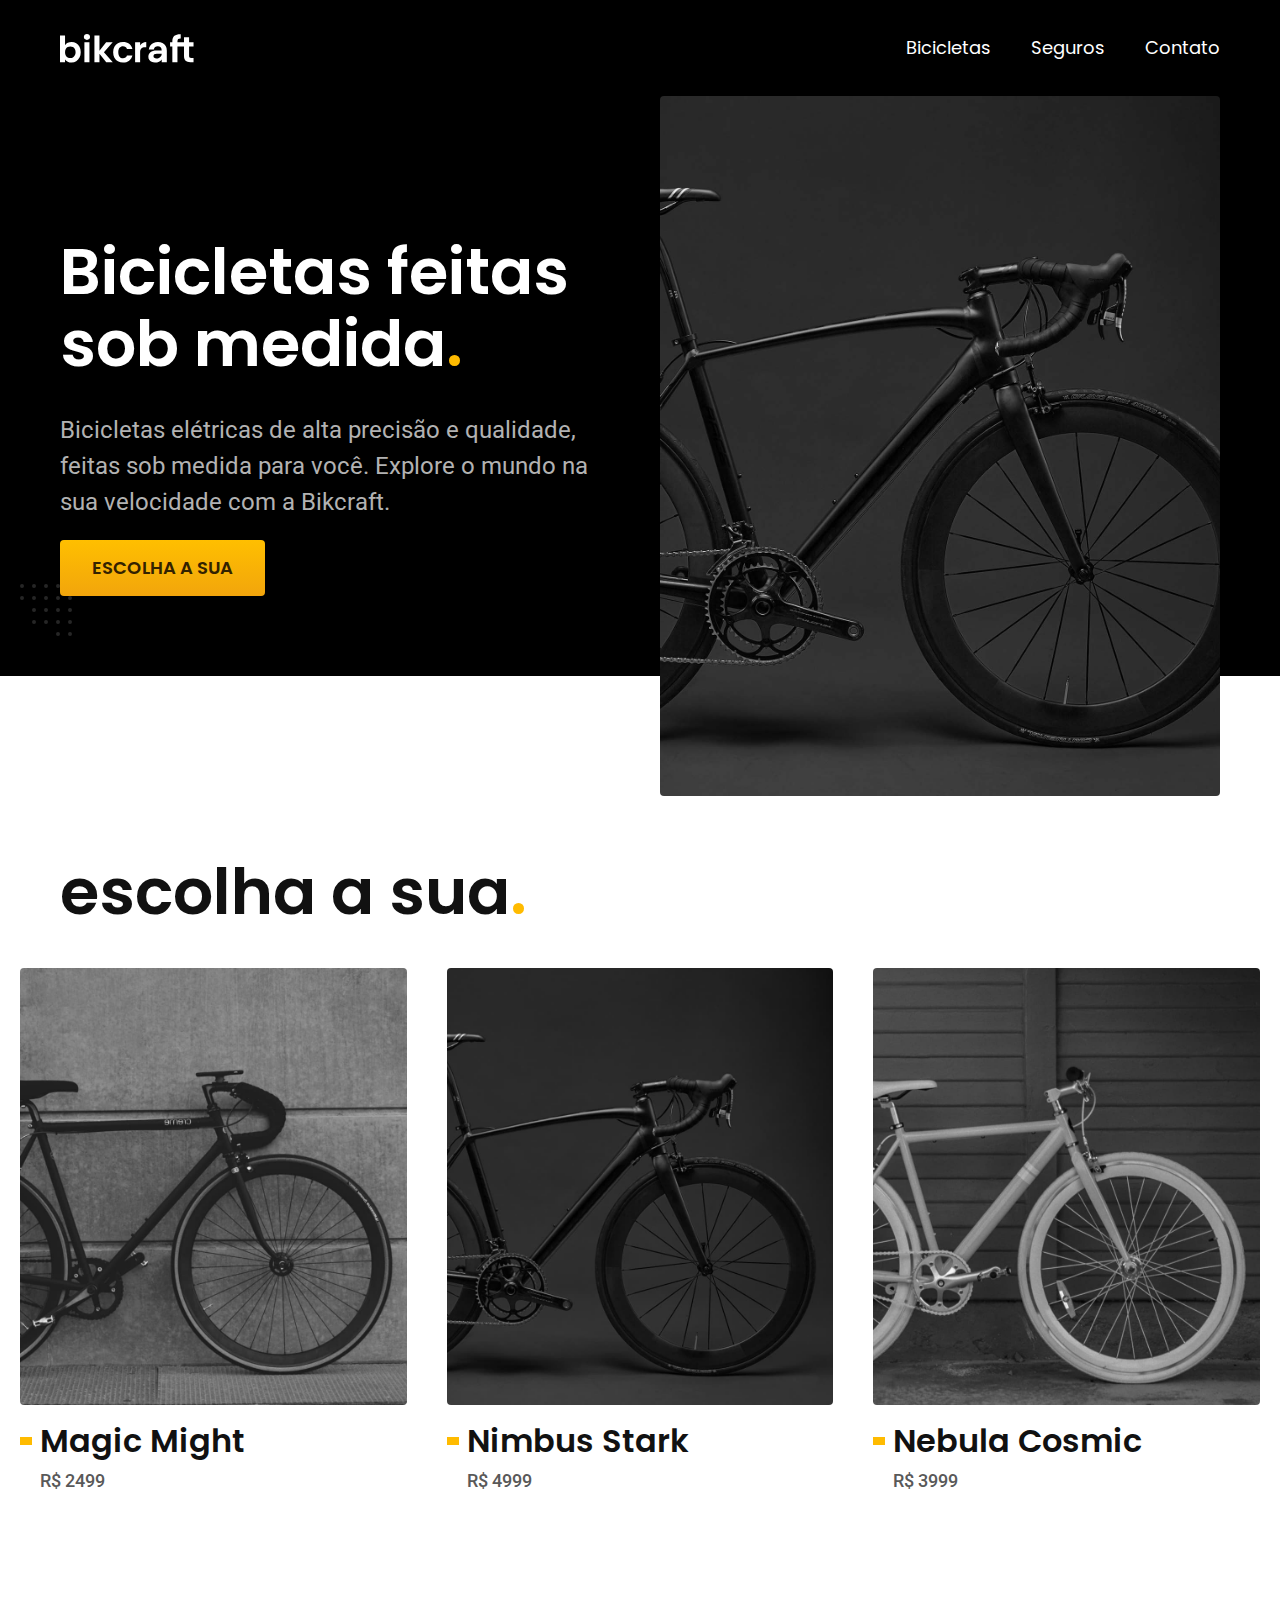
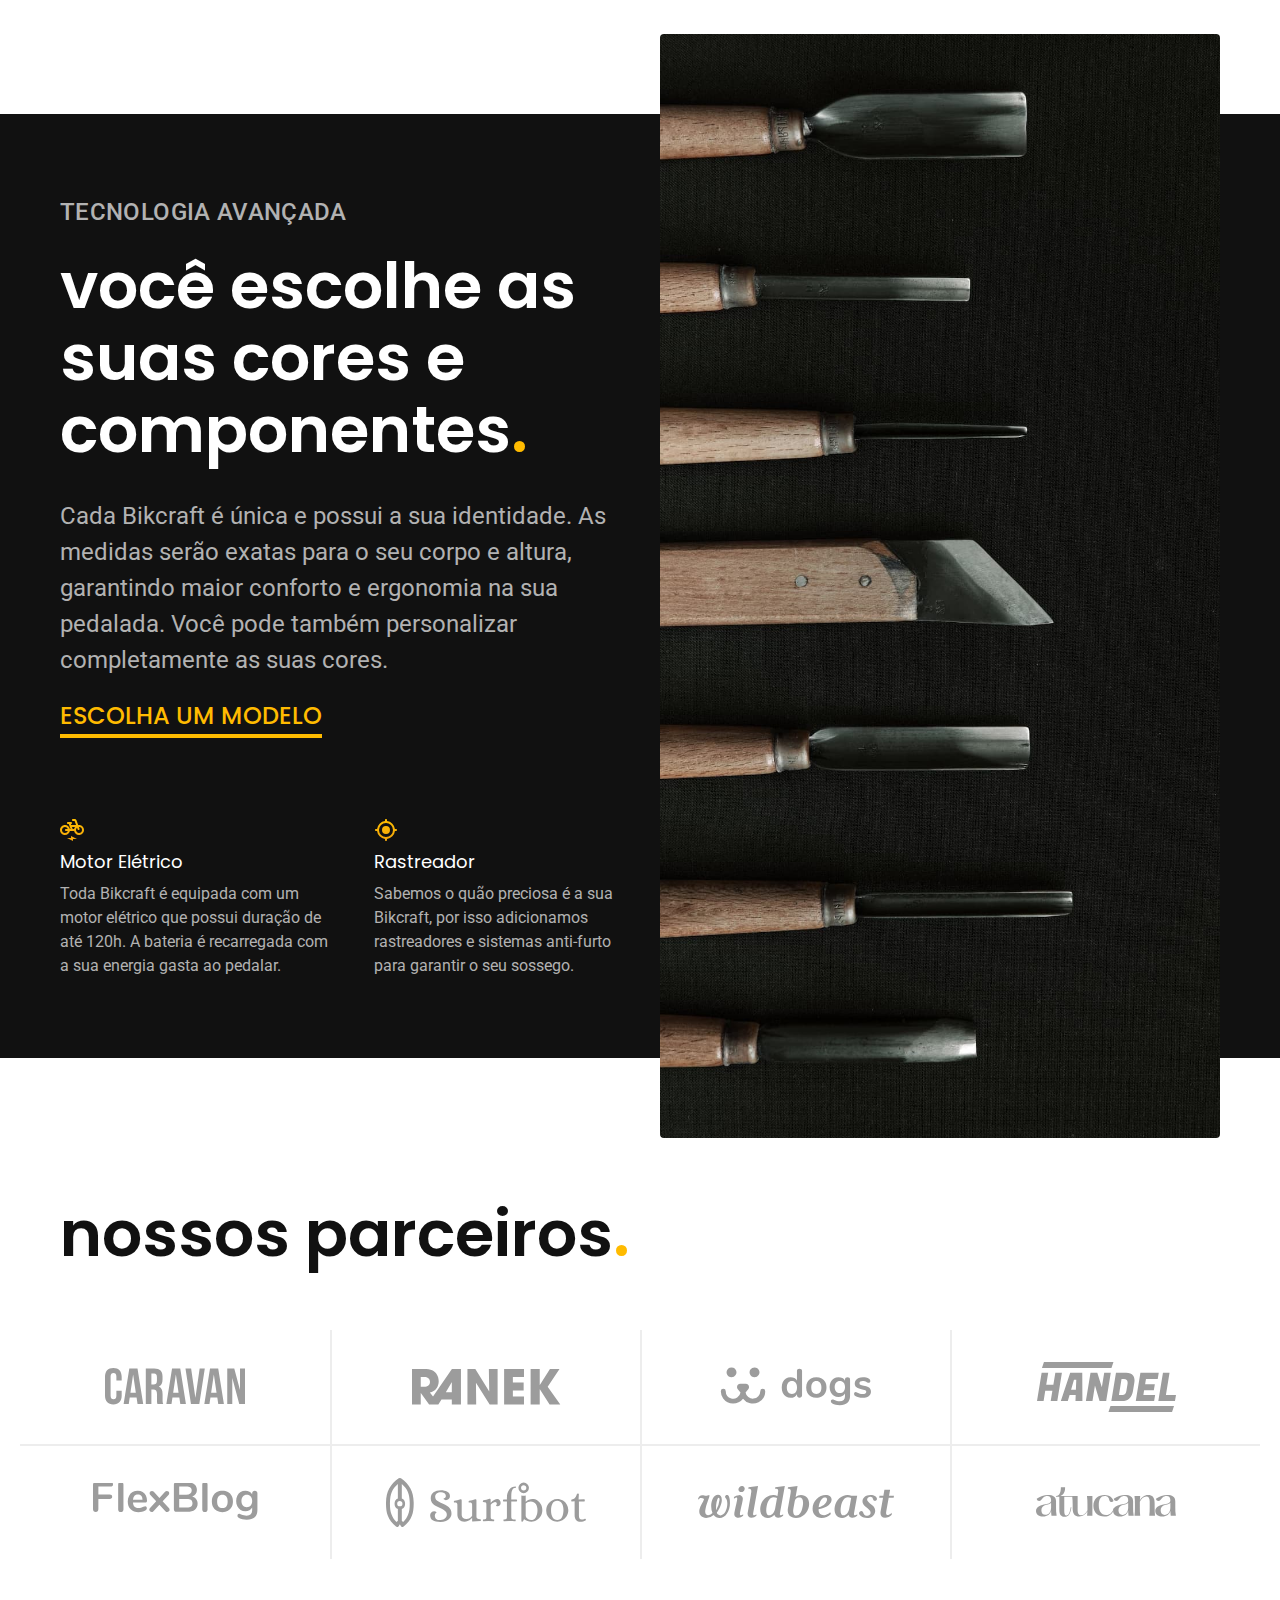
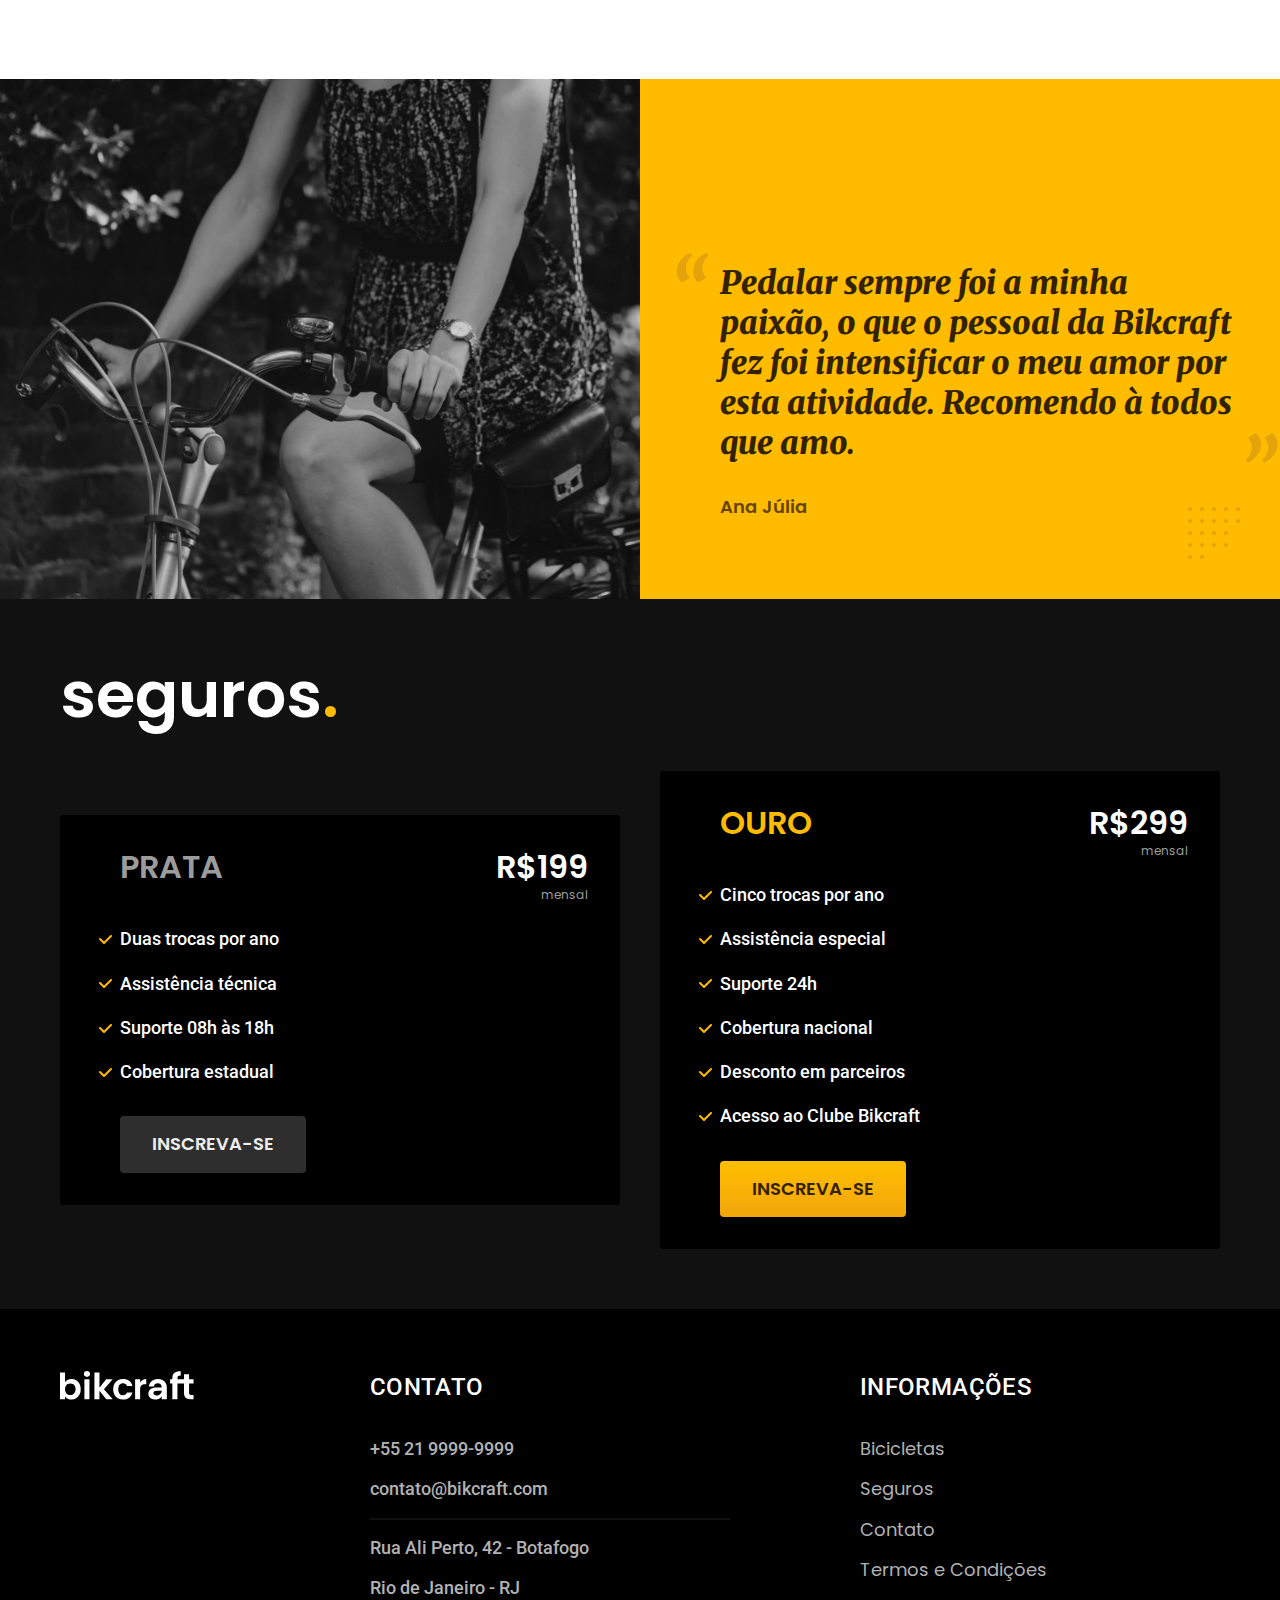
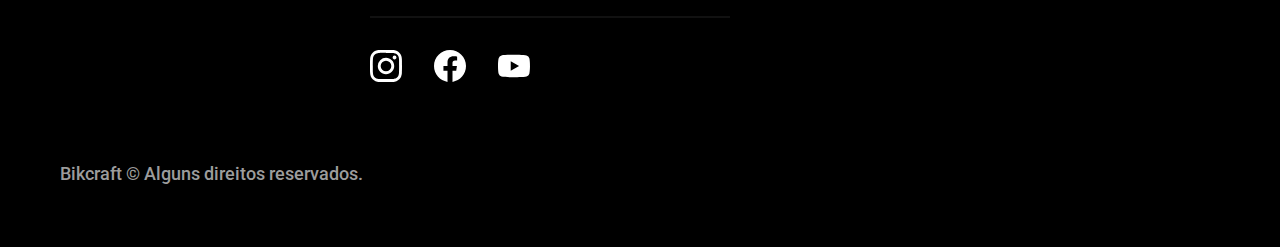
<file: index.html>
<!DOCTYPE html>
<html lang="pt-br">

<head>
  <meta charset="UTF-8">
  <meta name="viewport" content="width=device-width, initial-scale=1.0">
  <title>Bikcraft - Bicicletas Elétricas</title>
  <meta name="description" content="Bicicletas elétricas de alta precisão e qualidade, feitas sob medida para você. Explore o mundo na sua velocidade com a Bikcraft.">

  <link rel="icon" href="./favicon.svg" type='image/svg+xml'>
  <link rel="preload" href="./css/style.min.css" as="style">

  <link rel="stylesheet" href="./css/style.min.css">
  <link rel="preconnect" href="https://fonts.googleapis.com">
  <link rel="preconnect" href="https://fonts.gstatic.com" crossorigin>
  <link href="https://fonts.googleapis.com/css2?family=Poppins:wght@400;600&family=Roboto:wght@400;500&display=swap" rel="stylesheet">
  <link href="https://fonts.googleapis.com/css2?family=Merriweather:ital,wght@1,900&display=swap" rel="stylesheet">

  <script>document.documentElement.classList.add('js');</script>
</head>

<body>

  <header class="header-bg">
    <div class="header container">
      <a href="./"> <img src="./img/bikcraft.svg" width="136" height="32" alt="Bikcraft">
      </a>

      <nav aria-label="primaria">
        <ul class="header-menu cor-0 font-1-m">
          <li><a href="./bicicletas.html">Bicicletas</a></li>
          <li><a href="./seguros.html">Seguros</a></li>
          <li><a href="./contato.html">Contato</a></i>
        </ul>
      </nav>
    </div>
  </header>

  <main class="introducao-bg">
    <div class="introducao container">
      <div class="introducao-conteudo">
        <h1 class="font-1-xxl cor-0 fadeInDown" data-anime="200">Bicicletas feitas sob medida<span class="cor-p1">.</span></h1>
        <p class="font-2-l cor-5 fadeInDown" data-anime="400">Bicicletas elétricas de alta precisão e qualidade, feitas sob medida para você. Explore o mundo na sua velocidade com a Bikcraft.</p>
        <a class="botao fadeInDown" data-anime="600" href="./bicicletas.html">Escolha a sua</a>
      </div>
      <picture class='fadeInDown' data-anime="800">
        <source media="(max-width: 800px)" srcset="./img/bicicletas/nimbus.jpg">
        <img src="./img/fotos/introducao.jpg" width="1280" height="1600" alt="Bicicleta Elétrica Preta">

      </picture>

    </div>

  </main>

  <article class="bicicletas-lista">
    <h2 class="container font-1-xxl">escolha a sua<span class="cor-p1">.</span></h2>
    <ul>
      <li>
        <a href="./bicicletas/magic.html">
          <img src="./img/bicicletas/magic-home.jpg" width="920" height="1040" alt="Bicicleta Preta">
          <h3 class="font-1-xl">Magic Might</h3>
          <span class="font-2-m cor-8">R$ 2499</span>
        </a>
      </li>
      <li>
        <a href="./bicicletas/nimbus.html">
          <img src="./img/bicicletas/nimbus-home.jpg" width="920" height="1040" alt="Bicicleta Preta">
          <h3 class="font-1-xl">Nimbus Stark</h3>
          <span class="font-2-m cor-8">R$ 4999</span>
        </a>
      </li>
      <li>
        <a href="./bicicletas/nebula.html">
          <img src="./img/bicicletas/nebula-home.jpg" width="920" height="1040" alt="Bicicleta Branca">
          <h3 class="font-1-xl">Nebula Cosmic</h3>
          <span class="font-2-m cor-8">R$ 3999</span>
        </a>
      </li>
    </ul>
  </article>

  <!-- TECNOLOGIA -->
  <article class="tecnologia-bg">
    <div class="tecnologia container">
      <div class="tecnologia-conteudo">
        <span class="font-2-l-b cor-5">Tecnologia Avançada</span>
        <h2 class="font-1-xxl cor-0">você escolhe as suas cores e componentes<span class="cor-p1">.</span></h2>
        <p class="font-2-l cor-5">Cada Bikcraft é única e possui a sua identidade. As medidas serão exatas para o seu corpo e altura, garantindo maior conforto e ergonomia na sua pedalada. Você pode também personalizar completamente as suas cores.</p>
        <a class=" link" href="./bicicletas.html">Escolha um modelo</a>
        <div class="tecnologia-vantagens">
          <div>
            <img src="./img/icones/eletrica.svg" width="24" height="24" alt="">
            <h3 class="font-1-m cor-0">Motor Elétrico</h3>
            <p class="font-2-s cor-5">Toda Bikcraft é equipada com um motor elétrico que possui duração de até 120h. A bateria é recarregada com a sua energia gasta ao pedalar.</p>
          </div>
          <div>
            <img src="./img/icones/rastreador.svg" width="24" height="24" alt="">
            <h3 class="font-1-m cor-0">Rastreador</h3>
            <p class="font-2-s cor-5">Sabemos o quão preciosa é a sua Bikcraft, por isso adicionamos rastreadores e sistemas anti-furto para garantir o seu sossego.</p>
          </div>
        </div>
      </div>
      <div class="tecnologia-imagem">
        <img src="./img/fotos/tecnologia.jpg" width="1200" height="1920" alt="">
      </div>
    </div>
  </article>

  <!-- Nossos parceiros -->
  <section class="parceiros" aria-label="Nossos parceiros">
    <h2 class="container font-1-xxl">nossos parceiros<span class="cor-p1">.</span></h2>
    <ul>
      <li><img src="./img/parceiros/caravan.svg" width="140" height="38" alt="caravan"></li>
      <li><img src="./img/parceiros/ranek.svg" width="149" height="36" alt="ranek"></li>
      <li><img src="./img/parceiros/dogs.svg" width="152" height="39" alt="dogs"></li>
      <li><img src="./img/parceiros/handel.svg" width="139" height="50" alt="handel"></li>
      <li><img src="./img/parceiros/flexblog.svg" width="165" height="38" alt="flexblog"></li>
      <li><img src="./img/parceiros/surfbot.svg" width="200" height="49" alt="surfbot"></li>
      <li><img src="./img/parceiros/wildbeast.svg" width="196" height="34" alt="wildbeast"></li>
      <li><img src="./img/parceiros/atucana-logo.svg" width="140" height="38" alt="atucana"></li>
    </ul>
  </section>

  <!-- Depoimento -->
  <section class="depoimento" aria-label="Depoimento">
    <div><img src="./img/fotos/depoimento.jpg" width="1560" height="1360" alt="Pessoa pedalando uma bicicleta bikcraft"></div>
    <div class="depoimento-conteudo">
      <blockquote class="font-1-xl cor-p5">
        <p>Pedalar sempre foi a minha paixão, o que o pessoal da Bikcraft fez foi intensificar o meu amor por esta atividade. Recomendo à todos que amo.</p>
      </blockquote>
      <span class="font-1-m-b cor-p4">Ana Júlia</span>
    </div>
  </section>

  <!-- SEGUROS -->
  <article class="seguros-bg">
    <div class="seguros container">
      <h2 class="font-1-xxl cor-0">seguros<span class="cor-p1">.</span></h2>

      <div class="seguros-item">
        <h3 class="font-1-xl cor-6">PRATA</h3>
        <span class="font-1-xl cor-0">R$199 <span class="font-1-xs cor-6">mensal</span></span>
        <ul class="font-2-m cor-0">
          <li>Duas trocas por ano</li>
          <li>Assistência técnica</li>
          <li>Suporte 08h às 18h</li>
          <li>Cobertura estadual</li>
        </ul>
        <a class="botao secundario" href="./orcamento.html">inscreva-se</a>
      </div>

      <div class="seguros-item">
        <h3 class="font-1-xl cor-p1">OURO</h3>
        <span class="font-1-xl cor-0">R$299 <span class="font-1-xs cor-6">mensal</span></span>
        <ul class="font-2-m cor-0">
          <li>Cinco trocas por ano</li>
          <li>Assistência especial</li>
          <li> Suporte 24h</li>
          <li> Cobertura nacional</li>
          <li> Desconto em parceiros</li>
          <li>Acesso ao Clube Bikcraft</li>
        </ul>
        <a class="botao" href="./orcamento.html">inscreva-se</a>
      </div>
    </div>
  </article>

  <!-- footer -->
  <footer class="footer-bg">
    <div class="cor-0 footer container">
      <img src="./img/bikcraft.svg" width="136" height="32" alt="Bikcraft">
      <div class="footer-contato">
        <h3 class="font-2-l-b cor-0">Contato</h3>
        <ul class="font-2-m cor-5">
          <li><a href="tel:+552199999999">+55 21 9999-9999</a></li>
          <li><a href="mailto:contato@bikcraft.com">contato@bikcraft.com</a></li>
          <li>Rua Ali Perto, 42 - Botafogo</li>
          <li>Rio de Janeiro - RJ</li>
        </ul>
        <div class="footer-redes">
          <a href=""> <img src="./img/redes/instagram.svg" width="32" height="32" alt="Instagram"></a>
          <a href=""> <img src="./img/redes/facebook.svg" width="32" height="32" alt="Facebook"></a>
          <a href=""> <img src="./img/redes/youtube.svg" width="32" height="32" alt="Youtube"></a>
        </div>
      </div>
      <div class="footer-informacoes">
        <h3 class=" font-2-l-b cor-0">Informações</h3>
        <nav>
          <ul class="font-1-m cor-5">
            <li><a href="./bicicletas.html">Bicicletas</a></li>
            <li><a href="./seguros.html">Seguros</a></li>
            <li><a href="./contato.html">Contato</a></i>
            <li><a href="./termos.html">Termos e Condições</a></i>
          </ul>
        </nav>
      </div>
      <p class="footer-copy font-2-m cor-6">Bikcraft © Alguns direitos reservados.</p>
    </div>
  </footer>

  <script src="./js/plugins/simple-anime.js"></script>
  <script src="./js/script.js"></script>
</body>

</html>
</file>
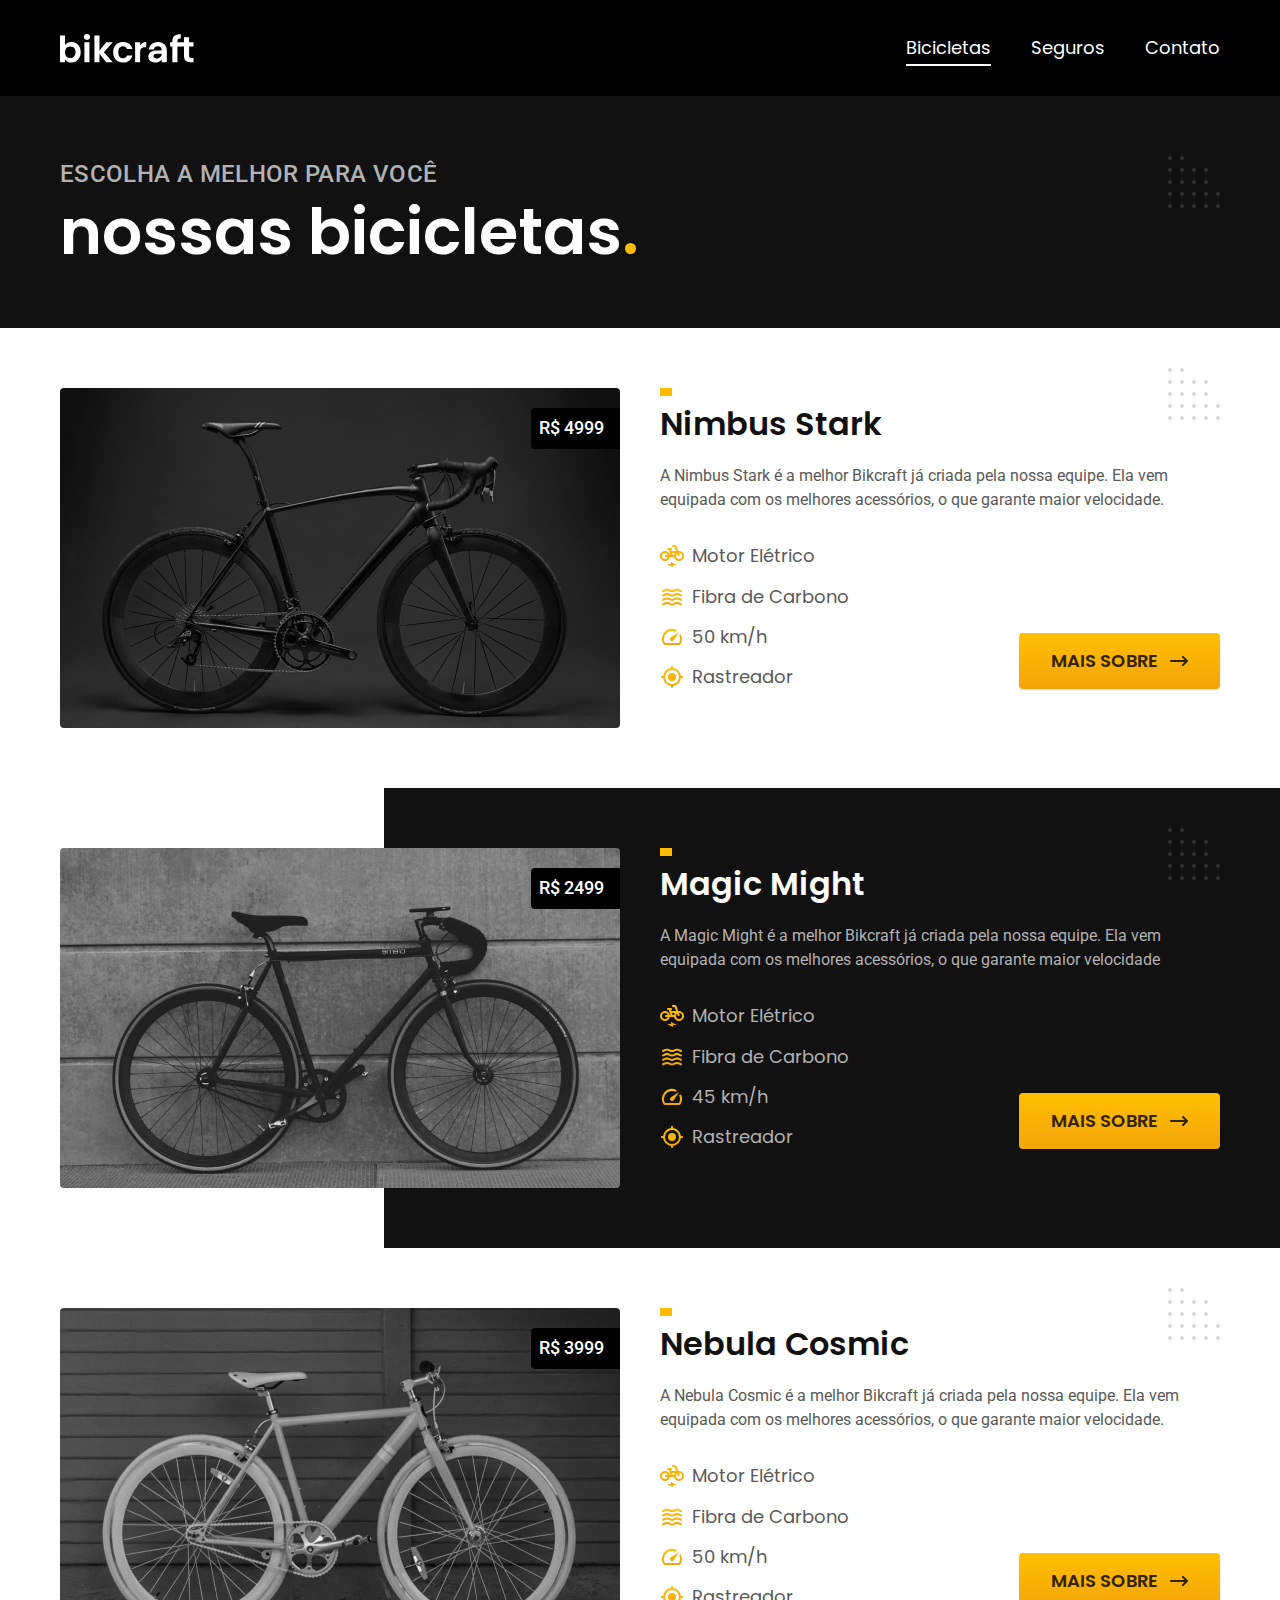
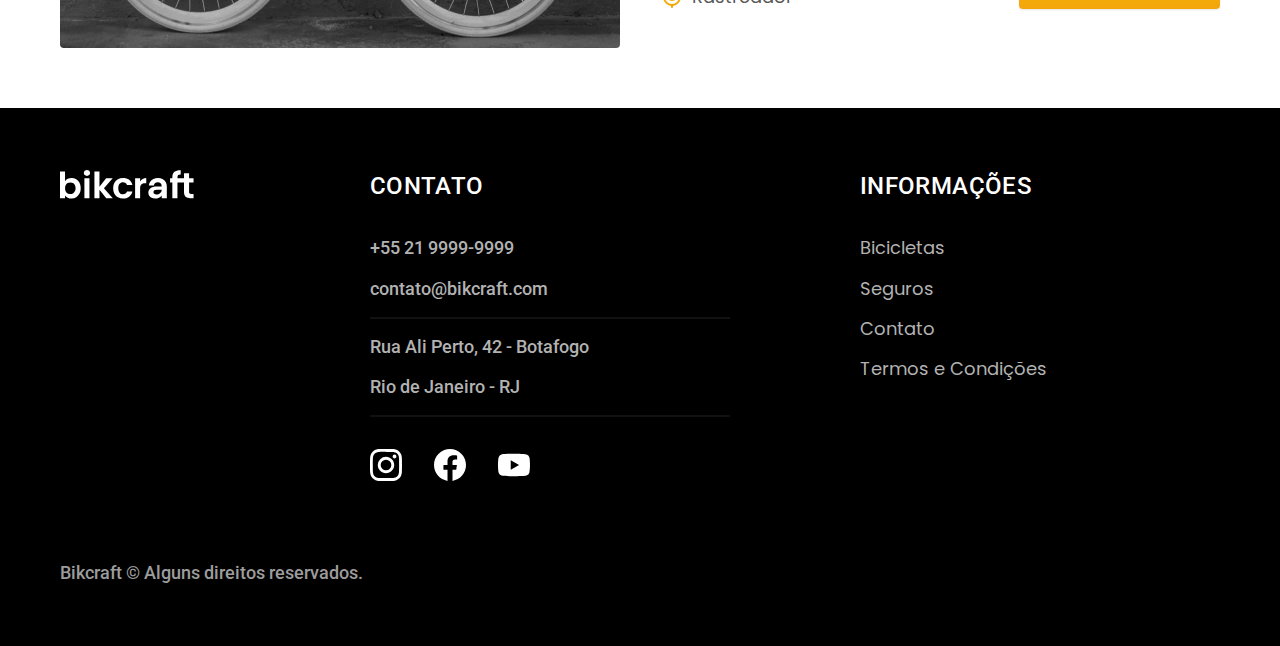
<file: bicicletas.html>
<!DOCTYPE html>
<html lang="pt-br">

<head>
  <meta charset="UTF-8">
  <meta name="viewport" content="width=device-width, initial-scale=1.0">
  <title>Bicicletas| Bikcraft - Bicicletas Elétricas</title>
  <meta name="description" content="Bicicletas">

  <link rel="icon" href="./favicon.svg" type='image/svg+xml'>
  <link rel="preload" href="./css/style.min.css" as="style">
  <link rel="stylesheet" href="./css/style.min.css">
  <link rel="preconnect" href="https://fonts.googleapis.com">
  <link rel="preconnect" href="https://fonts.gstatic.com" crossorigin>
  <link href="https://fonts.googleapis.com/css2?family=Poppins:wght@400;600&family=Roboto:wght@400;500&display=swap" rel="stylesheet">
  <link href="https://fonts.googleapis.com/css2?family=Merriweather:ital,wght@1,900&display=swap" rel="stylesheet">
  <script>
    document.documentElement.classList.add('js');
  </script>
</head>


<body id="bicicletas">

  <header class="header-bg">
    <div class="header container">
      <a href="./"> <img src="./img/bikcraft.svg" alt="Bikcraft">
      </a>

      <nav aria-label="primaria">
        <ul class="header-menu cor-0 font-1-m">
          <li><a href="./bicicletas.html">Bicicletas</a></li>
          <li><a href="./seguros.html">Seguros</a></li>
          <li><a href="./contato.html">Contato</a></i>
        </ul>
      </nav>
    </div>
  </header>

  <main>
    <div class="titulo-bg">
      <div class="titulo container">
        <p class="font-2-l-b cor-5">ESCOLHA A MELHOR PARA VOCÊ</p>
        <h1 class="font-1-xxl cor-0">nossas bicicletas<span class="cor-p1">.</span></h1>
      </div>
    </div>


    <div class="bicicletas container">
      <div class="bicicletas-imagem">
        <img src="./img/bicicletas/nimbus.jpg" alt="Bicicleta Preta">
        <span class="font-2-m cor-0">R$ 4999</span>
      </div>
      <div class="bicicletas-conteudo">
        <h2 class="font-1-xl">Nimbus Stark</h2>
        <p class="font-2-s cor-8">A Nimbus Stark é a melhor Bikcraft já criada pela nossa equipe. Ela vem equipada com os melhores acessórios, o que garante maior velocidade.</p>
        <ul class="font-1-m cor-8">
          <li><img src="./img/icones/eletrica.svg" alt="">Motor Elétrico</li>
          <li><img src="./img/icones/carbono.svg" alt="">Fibra de Carbono</li>
          <li><img src="./img/icones/velocidade.svg" alt="">50 km/h</li>
          <li><img src="./img/icones/rastreador.svg" alt="">Rastreador</li>
        </ul>
        <a class="botao seta" href="./bicicletas/nimbus.html">Mais sobre</a>
      </div>
    </div>


    <div class="bicicletas-bg">
      <div class="bicicletas container">
        <div class="bicicletas-imagem">
          <img src="./img/bicicletas/magic.jpg" alt="Bicicleta Preta">
          <span class="font-2-m cor-0">R$ 2499</span>
        </div>
        <div class="bicicletas-conteudo">
          <h2 class="font-1-xl cor-0">Magic Might</h2>
          <p class="font-2-s cor-5">A Magic Might é a melhor Bikcraft já criada pela nossa equipe. Ela vem equipada com os melhores acessórios, o que garante maior velocidade</p>
          <ul class="font-1-m cor-5">
            <li><img src="./img/icones/eletrica.svg" alt="">Motor Elétrico</li>
            <li><img src="./img/icones/carbono.svg" alt="">Fibra de Carbono</li>
            <li><img src="./img/icones/velocidade.svg" alt="">45 km/h</li>
            <li><img src="./img/icones/rastreador.svg" alt="">Rastreador</li>
          </ul>
          <a class="botao seta" href="./bicicletas/magic.html">Mais sobre</a>
        </div>
      </div>
    </div>


    <div class="bicicletas container">
      <div class="bicicletas-imagem">
        <img src="./img/bicicletas/nebula.jpg" alt="Bicicleta Branca">
        <span class="font-2-m cor-0">R$ 3999</span>
      </div>
      <div class="bicicletas-conteudo">
        <h2 class="font-1-xl">Nebula Cosmic</h2>
        <p class="font-2-s cor-8">A Nebula Cosmic é a melhor Bikcraft já criada pela nossa equipe. Ela vem equipada com os melhores acessórios, o que garante maior velocidade.</p>
        <ul class="font-1-m cor-8">
          <li><img src="./img/icones/eletrica.svg" alt="">Motor Elétrico</li>
          <li><img src="./img/icones/carbono.svg" alt="">Fibra de Carbono</li>
          <li><img src="./img/icones/velocidade.svg" alt="">50 km/h</li>
          <li><img src="./img/icones/rastreador.svg" alt="">Rastreador</li>
        </ul>
        <a class="botao seta" href="./bicicletas/nebula.html">Mais sobre</a>
      </div>
    </div>




  </main>



  <footer class="footer-bg">
    <div class="cor-0 footer container">
      <img src="./img/bikcraft.svg" alt="Bikcraft">
      <div class="footer-contato">
        <h3 class="font-2-l-b cor-0">Contato</h3>
        <ul class="font-2-m cor-5">
          <li><a href="tel:+552199999999">+55 21 9999-9999</a></li>
          <li><a href="mailto:contato@bikcraft.com">contato@bikcraft.com</a></li>
          <li>Rua Ali Perto, 42 - Botafogo</li>
          <li>Rio de Janeiro - RJ</li>
        </ul>
        <div class="footer-redes">
          <a href=""> <img src="./img/redes/instagram.svg" alt="Instagram"></a>
          <a href=""> <img src="./img/redes/facebook.svg" alt="Facebook"></a>
          <a href=""> <img src="./img/redes/youtube.svg" alt="Youtube"></a>
        </div>
      </div>
      <div class="footer-informacoes">
        <h3 class=" font-2-l-b cor-0">Informações</h3>
        <nav>
          <ul class="font-1-m cor-5">
            <li><a href="./bicicletas.html">Bicicletas</a></li>
            <li><a href="./seguros.html">Seguros</a></li>
            <li><a href="./contato.html">Contato</a></i>
            <li><a href="./termos.html">Termos e Condições</a></i>
          </ul>
        </nav>
      </div>
      <p class="footer-copy font-2-m cor-6">Bikcraft © Alguns direitos reservados.</p>
    </div>
  </footer>

  <script src="./js/script.js"></script>
</body>

</html>
</file>
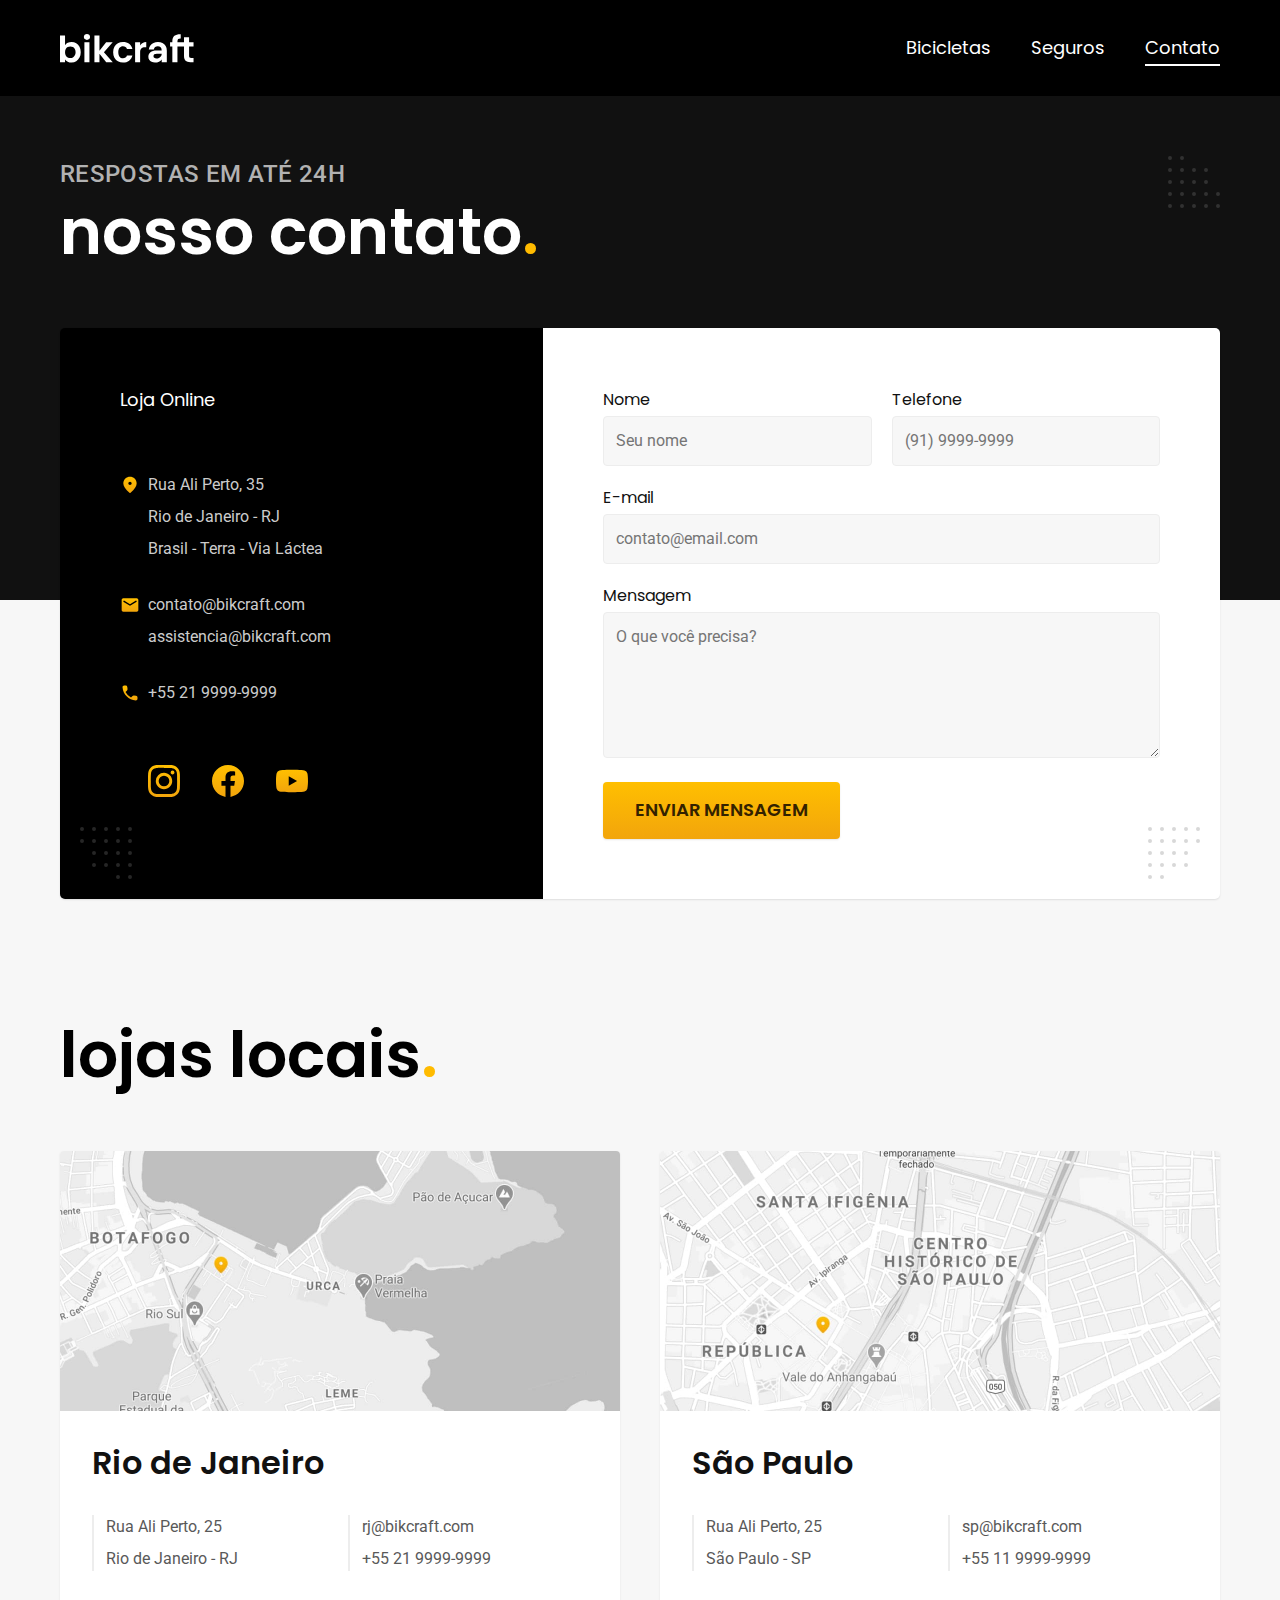
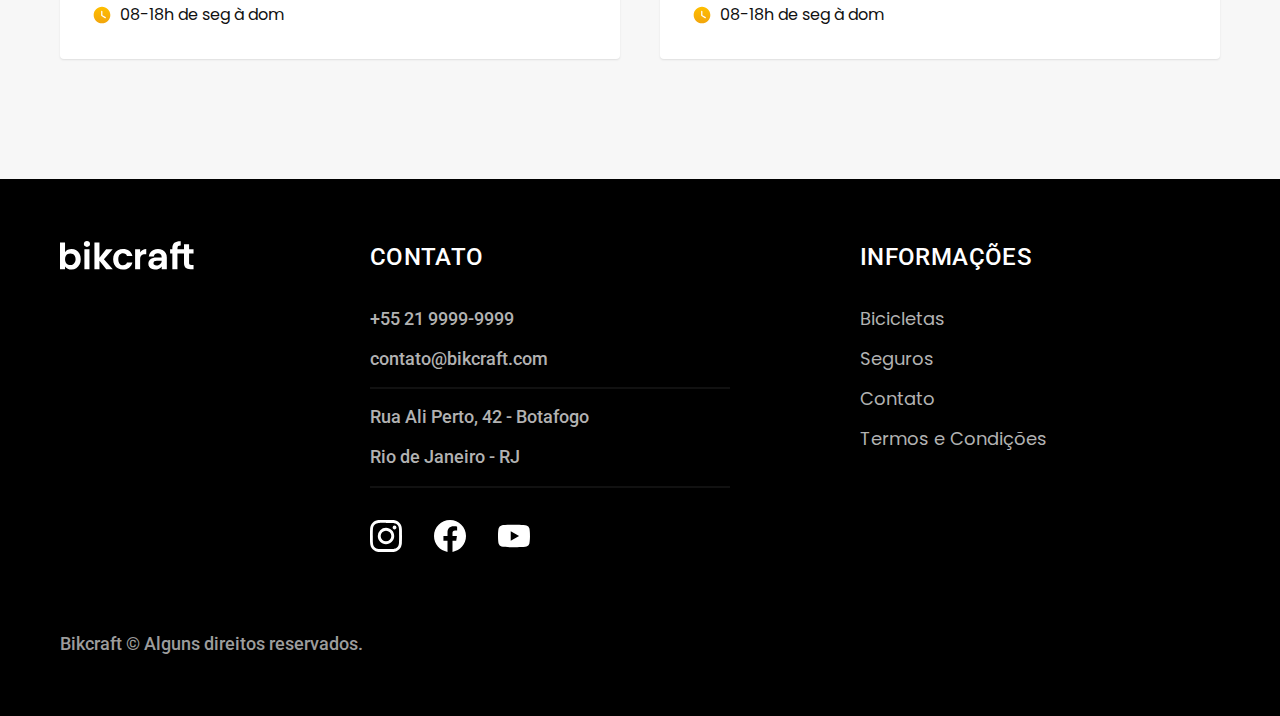
<file: contato.html>
<!DOCTYPE html>
<html lang="pt-br">

<head>
  <meta charset="UTF-8">
  <meta name="viewport" content="width=device-width, initial-scale=1.0">
  <title>Contato | Bikcraft - Bicicletas Elétricas</title>
  <meta name="description" content="Termos e Condições">

  <link rel="icon" href="./favicon.svg" type='image/svg+xml'>
  <link rel="preload" href="./css/style.min.css" as="style">
  <link rel="stylesheet" href="./css/style.min.css">
  <link rel="preconnect" href="https://fonts.googleapis.com">
  <link rel="preconnect" href="https://fonts.gstatic.com" crossorigin>
  <link href="https://fonts.googleapis.com/css2?family=Poppins:wght@400;600&family=Roboto:wght@400;500&display=swap" rel="stylesheet">
  <link href="https://fonts.googleapis.com/css2?family=Merriweather:ital,wght@1,900&display=swap" rel="stylesheet">
  <script>
    document.documentElement.classList.add('js');
  </script>
</head>


<body id="contato">

  <header class="header-bg">
    <div class="header container">
      <a href="./"> <img src="./img/bikcraft.svg" alt="Bikcraft">
      </a>

      <nav aria-label="primaria">
        <ul class="header-menu cor-0 font-1-m">
          <li><a href="./bicicletas.html">Bicicletas</a></li>
          <li><a href="./seguros.html">Seguros</a></li>
          <li><a href="./contato.html">Contato</a></i>
        </ul>
      </nav>
    </div>
  </header>

  <main>
    <div class="titulo-bg">
      <div class="titulo container">
        <p class="font-2-l-b cor-5">Respostas em até 24h</p>
        <h1 class="font-1-xxl cor-0">nosso contato<span class="cor-p1">.</span></h1>
      </div>
    </div>


    <div class="contato container">
      <section class="contato-dados" aria-label="Endereço">
        <h2 class="font-1-m cor-0">Loja Online</h2>
        <div class="contato-endereço font-2-s cor-4">
          <p>Rua Ali Perto, 35</p>
          <p>Rio de Janeiro - RJ</p>
          <p>Brasil - Terra - Via Láctea</p>
        </div>
        <address class="contato-meios font-2-s cor-4">
          <a href="mailto:contato@bikcraft.com">contato@bikcraft.com</a>
          <a href="mailto:assistencia@bikcraft.com">assistencia@bikcraft.com</a>
          <a href="tel:+552199999999">+55 21 9999-9999</a>
        </address>
        <div class="contato-redes">
          <a href="https://www.instagram.com"><img src="./img/redes/instagram-p.svg" alt=""></a>
          <a href="https://www.facebook.com"><img src="./img/redes/facebook-p.svg" alt=""></a>
          <a href="https://www.youtube.com"><img src="./img/redes/youtube-p.svg" alt=""></a>
        </div>
      </section>
      <section class="contato-formulario" aria-label="Formulário">
        <form class="form" action="./contato.html">
          <div>
            <label for="nome">Nome</label>
            <input type="text" name="nome" id="nome" placeholder="Seu nome">
          </div>
          <div>
            <label for="telefone">Telefone</label>
            <input type="text" name="telefone" id="telefone" placeholder="(91) 9999-9999">
          </div>
          <div class="col-2">
            <label for="email">E-mail</label>
            <input type="email" name="email" id="email" placeholder="contato@email.com">
          </div>
          <div class="col-2">
            <label for="mensagem">Mensagem</label>
            <textarea rows="5" name="mensagem" id="mensagem" placeholder="O que você precisa?"></textarea>
          </div>
          <button class="botao col-2">Enviar Mensagem</button>
        </form>
      </section>
    </div>

  </main>

  <article class="lojas container">
    <h2 class="font-1-xxl cor-12">lojas locais<span class="cor-p1">.</span></h1>
      <div class="lojas-item">
        <img src="/img/lojas/rj.jpg" alt="mapa marcando o endereço no Rio de Janeiro">
        <div class="lojas-conteudo">
          <h3 class="font-1-xl">Rio de Janeiro</h3>
          <div class="lojas-dados font-2-s cor-8">
            <p>Rua Ali Perto, 25</p>
            <p>Rio de Janeiro - RJ</p>
          </div>
          <div class="lojas-dados font-2-s cor-8">
            <a href="mailto:rj@bikcraft.com">rj@bikcraft.com</a>
            <a href="tel:+552199999999">+55 21 9999-9999</a>
          </div>
          <p class="lojas-tempo font-1-s"><img src="./img/icones/horario.svg" alt=""> 08-18h de seg à dom</p>
        </div>
      </div>

      <div class="lojas-item">
        <img src="/img/lojas/sp.jpg" alt="mapa marcando o endereço em São Paulo">
        <div class="lojas-conteudo">
          <h3 class="font-1-xl">São Paulo</h3>
          <div class="lojas-dados font-2-s cor-8">
            <p>Rua Ali Perto, 25</p>
            <p>São Paulo - SP</p>
          </div>
          <div class="lojas-dados font-2-s cor-8">
            <a href="mailto:sp@bikcraft.com">sp@bikcraft.com</a>
            <a href="tel:+551199999999">+55 11 9999-9999</a>
          </div>
          <p class="lojas-tempo font-1-s"><img src="./img/icones/horario.svg" alt=""> 08-18h de seg à dom</p>
        </div>
      </div>
  </article>





  <footer class=" footer-bg">
    <div class="cor-0 footer container">
      <img src="./img/bikcraft.svg" alt="Bikcraft">
      <div class="footer-contato">
        <h3 class="font-2-l-b cor-0">Contato</h3>
        <ul class="font-2-m cor-5">
          <li><a href="tel:+552199999999">+55 21 9999-9999</a></li>
          <li><a href="mailto:contato@bikcraft.com">contato@bikcraft.com</a></li>
          <li>Rua Ali Perto, 42 - Botafogo</li>
          <li>Rio de Janeiro - RJ</li>
        </ul>
        <div class="footer-redes">
          <a href=""> <img src="./img/redes/instagram.svg" alt="Instagram"></a>
          <a href=""> <img src="./img/redes/facebook.svg" alt="Facebook"></a>
          <a href=""> <img src="./img/redes/youtube.svg" alt="Youtube"></a>
        </div>
      </div>
      <div class="footer-informacoes">
        <h3 class=" font-2-l-b cor-0">Informações</h3>
        <nav>
          <ul class="font-1-m cor-5">
            <li><a href="./bicicletas.html">Bicicletas</a></li>
            <li><a href="./seguros.html">Seguros</a></li>
            <li><a href="./contato.html">Contato</a></i>
            <li><a href="./termos.html">Termos e Condições</a></i>
          </ul>
        </nav>
      </div>
      <p class="footer-copy font-2-m cor-6">Bikcraft © Alguns direitos reservados.</p>
    </div>
  </footer>

  <script src="./js/script.js"></script>
</body>

</html>
</file>
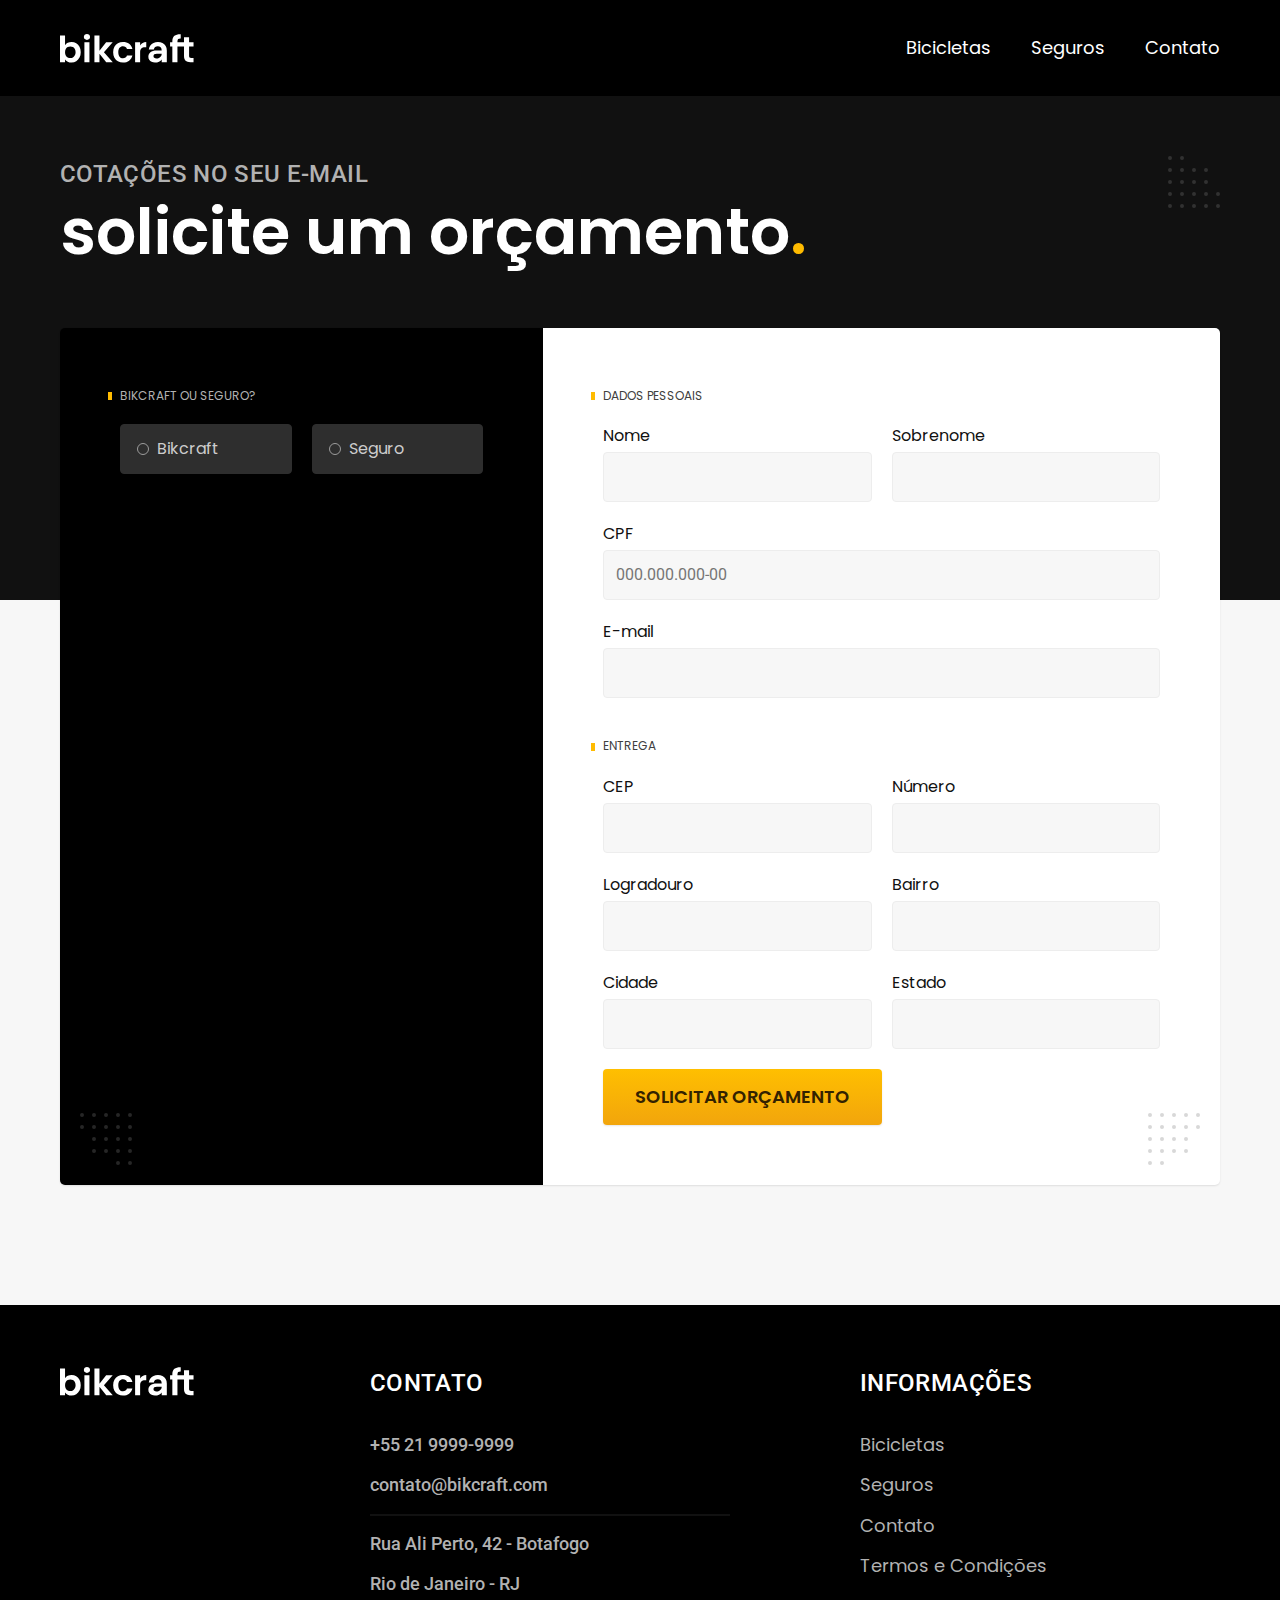
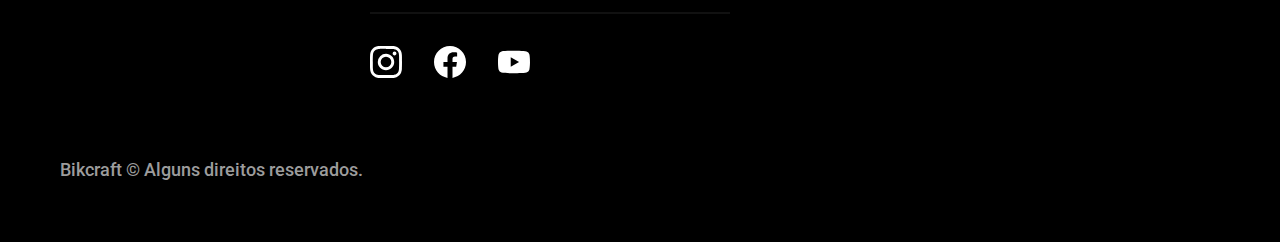
<file: orcamento.html>
<!DOCTYPE html>
<html lang="pt-br">

<head>
  <meta charset="UTF-8">
  <meta name="viewport" content="width=device-width, initial-scale=1.0">
  <title>Orçamento | Bikcraft - Bicicletas Elétricas</title>
  <meta name="description" content="Termos e Condições">

  <link rel="icon" href="./favicon.svg" type='image/svg+xml'>
  <link rel="preload" href="./css/style.min.css" as="style">
  <link rel="stylesheet" href="./css/style.min.css">
  <link rel="preconnect" href="https://fonts.googleapis.com">
  <link rel="preconnect" href="https://fonts.gstatic.com" crossorigin>
  <link href="https://fonts.googleapis.com/css2?family=Poppins:wght@400;600&family=Roboto:wght@400;500&display=swap" rel="stylesheet">
  <link href="https://fonts.googleapis.com/css2?family=Merriweather:ital,wght@1,900&display=swap" rel="stylesheet">
  <script>
    document.documentElement.classList.add('js');
  </script>
</head>


<body id="orcamento">

  <header class="header-bg">
    <div class="header container">
      <a href="./"> <img src="./img/bikcraft.svg" alt="Bikcraft">
      </a>

      <nav aria-label="primaria">
        <ul class="header-menu cor-0 font-1-m">
          <li><a href="./bicicletas.html">Bicicletas</a></li>
          <li><a href="./seguros.html">Seguros</a></li>
          <li><a href="./contato.html">Contato</a></i>
        </ul>
      </nav>
    </div>
  </header>

  <main>
    <div class="titulo-bg">
      <div class="titulo container">
        <p class="font-2-l-b cor-5">Cotações no seu e-mail</p>
        <h1 class="font-1-xxl cor-0">solicite um orçamento<span class="cor-p1">.</span></h1>
      </div>
    </div>

    <form class="orcamento container" action="">
      <div class="orcamento-produto">
        <h2 class="font-1-xs cor-5">Bikcraft ou Seguro?</h2>

        <input type="radio" name="tipo" value="bikcraft" id="bikcraft">
        <label for="bikcraft">Bikcraft</label>

        <input type="radio" name="tipo" value="seguro" id="seguro">
        <label for="seguro">Seguro</label>

        <div class="orcamento-conteudo" id="orcamento-bikcraft">
          <h2 class="font-1-xs cor-5">Escolha a sua </h2>

          <input type="radio" name="produto" value="nimbus" id="nimbus">
          <label for="nimbus">Nimbus Stark <span>R$4999</span></label>
          <div class="orcamento-detalhes">
            <ul class="font-1-xs cor-8">
              <li><img src="./img/icones/eletrica.svg" alt="">Motor Elétrico</li>
              <li><img src="./img/icones/carbono.svg" alt=""> Fibra de Carbono</li>
              <li><img src="./img/icones/velocidade.svg" alt="">50 km/h</li>
              <li><img src="./img/icones/rastreador.svg" alt="">Rastreador</li>
            </ul>
            <img src="./img/bicicletas/nimbus.jpg" alt="Bicicleta preta">
          </div>

          <input type="radio" name="produto" value="magic" id="magic">
          <label for="magic">Magic Might <span>R$2499</span></label>
          <div class="orcamento-detalhes">
            <ul class="font-1-xs cor-8">
              <li><img src="./img/icones/eletrica.svg" alt="">Motor Elétrico</li>
              <li><img src="./img/icones/carbono.svg" alt=""> Fibra de Carbono</li>
              <li><img src="./img/icones/velocidade.svg" alt="">45 km/h</li>
              <li><img src="./img/icones/rastreador.svg" alt="">Rastreador</li>
            </ul>
            <img src="./img/bicicletas/magic.jpg" alt="Bicicleta preta">
          </div>

          <input type="radio" name="produto" value="nebula" id="nebula">
          <label for="nebula">Nebula Cosmic <span>R$3999</span></label>
          <div class="orcamento-detalhes">
            <ul class="font-1-xs cor-8">
              <li><img src="./img/icones/eletrica.svg" alt="">Motor Elétrico</li>
              <li><img src="./img/icones/carbono.svg" alt=""> Fibra de Carbono</li>
              <li><img src="./img/icones/velocidade.svg" alt="">40 km/h</li>
              <li><img src="./img/icones/rastreador.svg" alt="">Rastreador</li>
            </ul>
            <img src="./img/bicicletas/nebula.jpg" alt="Bicicleta branca">
          </div>
        </div>

        <div class="orcamento-conteudo" id="orcamento-seguro">
          <h2 class="font-1-xs cor-5">Escolha o plano</h2>

          <input type="radio" name="produto" value="prata" id="prata">
          <label for="prata">Prata <span>R$ 199</span></label>

          <input type="radio" name="produto" value="ouro" id="ouro">
          <label for="ouro">Ouro <span>R$ 299</span></label>
        </div>
      </div>
      <div class="orcamento-dados form">
        <h2 class="font-1-xs cor-9 col-2">Dados Pessoais</h2>
        <div>
          <label for="nome">Nome</label>
          <input type="text" name="nome" id="nome">
        </div>
        <div>
          <label for="sobrenome">Sobrenome</label>
          <input type="text" name="sobrenome" id="sobrenome">
        </div>
        <div class="col-2">
          <label for="cpf">CPF</label>
          <input type="text" name="cpf" id="cpf" placeholder="000.000.000-00">
        </div>
        <div class="col-2">
          <label for="email">E-mail</label>
          <input type="email" name="email" id="email">
        </div>
        <h2 class="font-1-xs cor-9 col-2">Entrega</h2>
        <div>
          <label for="cep">CEP</label>
          <input type="text" name="cep" id="cep">
        </div>
        <div>
          <label for="numero">Número</label>
          <input type="text" name="numero" id="numero">
        </div>
        <div>
          <label for="logradouro">Logradouro</label>
          <input type="text" name="logradouro" id="logradouro">
        </div>
        <div>
          <label for="bairro">Bairro</label>
          <input type="text" name="bairro" id="bairro">
        </div>
        <div>
          <label for="cidade">Cidade</label>
          <input type="text" name="cidade" id="cidade">
        </div>
        <div>
          <label for="estado">Estado</label>
          <input type="text" name="estado" id="estado">
        </div>
        <button class="botao col-2">solicitar orçamento</button>
      </div>
    </form>
  </main>






  <footer class="footer-bg">
    <div class="cor-0 footer container">
      <img src="./img/bikcraft.svg" alt="Bikcraft">
      <div class="footer-contato">
        <h3 class="font-2-l-b cor-0">Contato</h3>
        <ul class="font-2-m cor-5">
          <li><a href="tel:+552199999999">+55 21 9999-9999</a></li>
          <li><a href="mailto:contato@bikcraft.com">contato@bikcraft.com</a></li>
          <li>Rua Ali Perto, 42 - Botafogo</li>
          <li>Rio de Janeiro - RJ</li>
        </ul>
        <div class="footer-redes">
          <a href=""> <img src="./img/redes/instagram.svg" alt="Instagram"></a>
          <a href=""> <img src="./img/redes/facebook.svg" alt="Facebook"></a>
          <a href=""> <img src="./img/redes/youtube.svg" alt="Youtube"></a>
        </div>
      </div>
      <div class="footer-informacoes">
        <h3 class=" font-2-l-b cor-0">Informações</h3>
        <nav>
          <ul class="font-1-m cor-5">
            <li><a href="./bicicletas.html">Bicicletas</a></li>
            <li><a href="./seguros.html">Seguros</a></li>
            <li><a href="./contato.html">Contato</a></i>
            <li><a href="./termos.html">Termos e Condições</a></i>
          </ul>
        </nav>
      </div>
      <p class="footer-copy font-2-m cor-6">Bikcraft © Alguns direitos reservados.</p>
    </div>
  </footer>

  <script src="./js/script.js"></script>
</body>

</html>
</file>
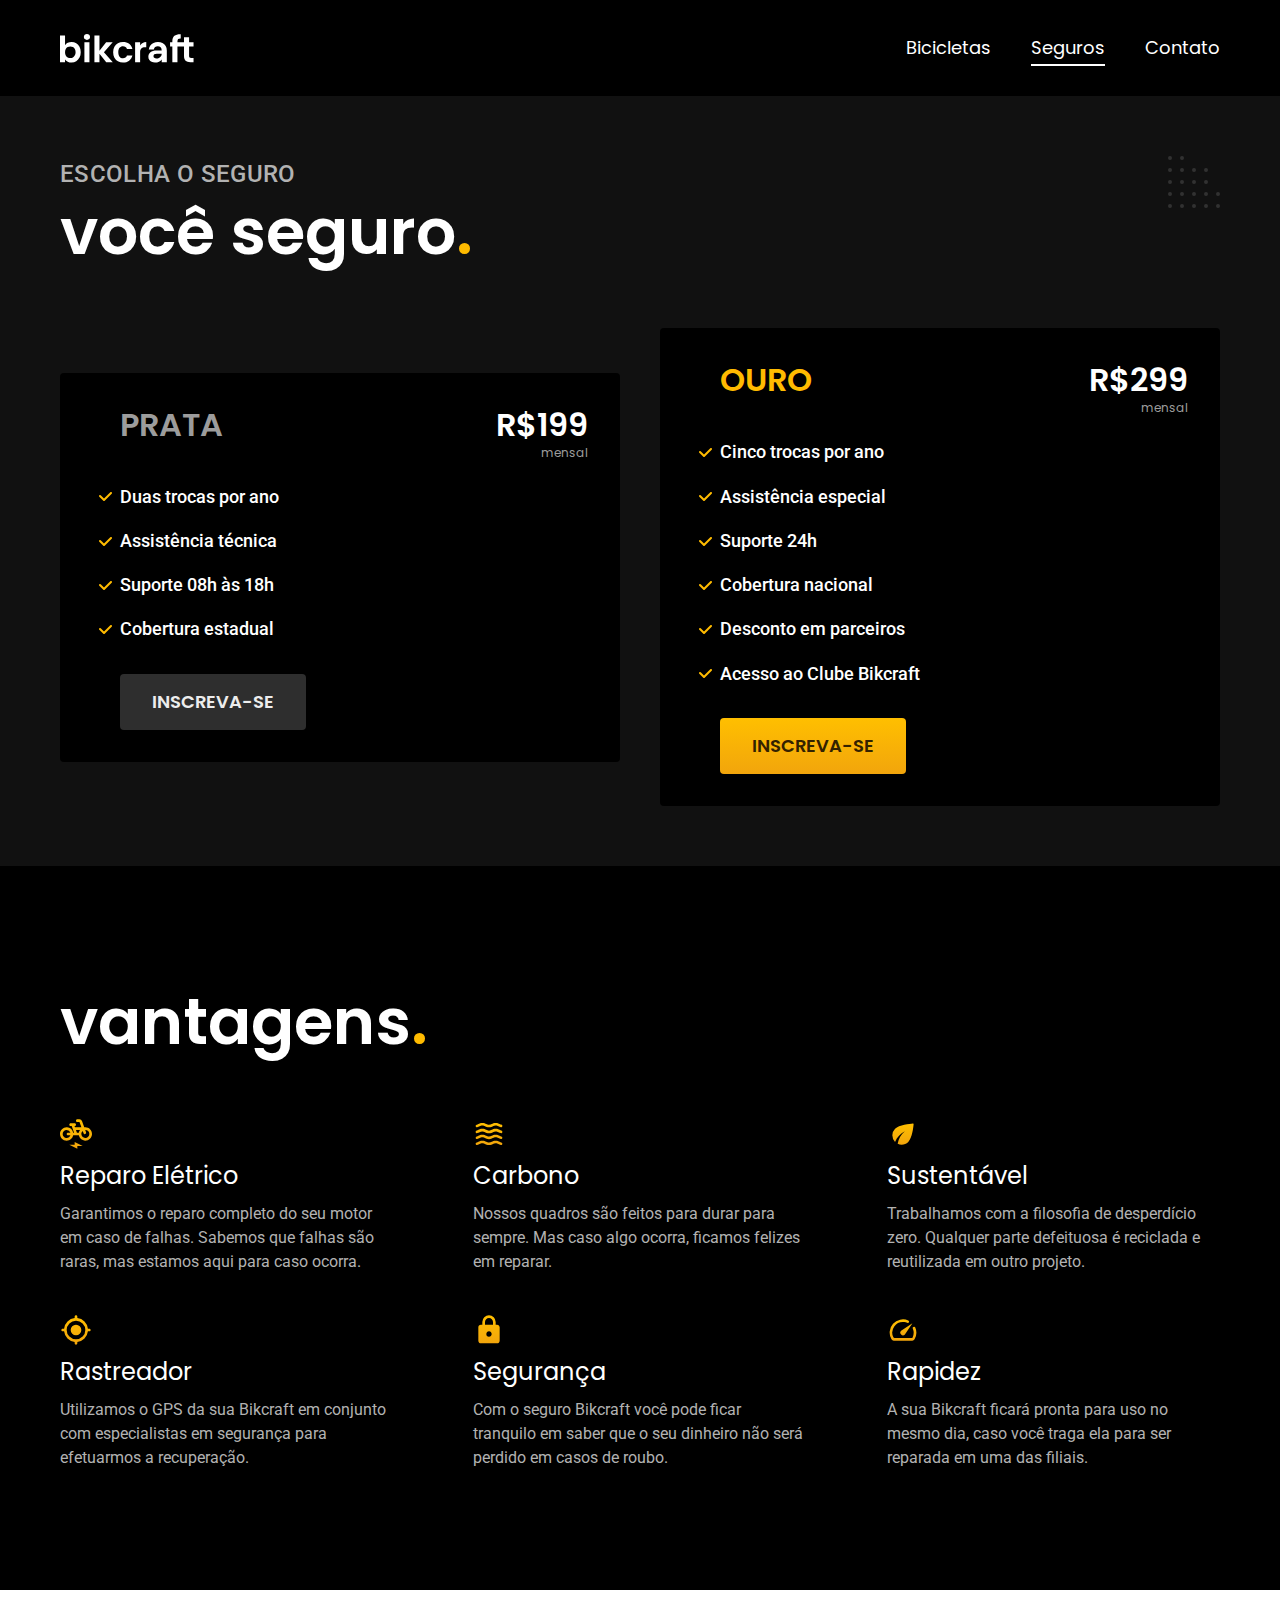
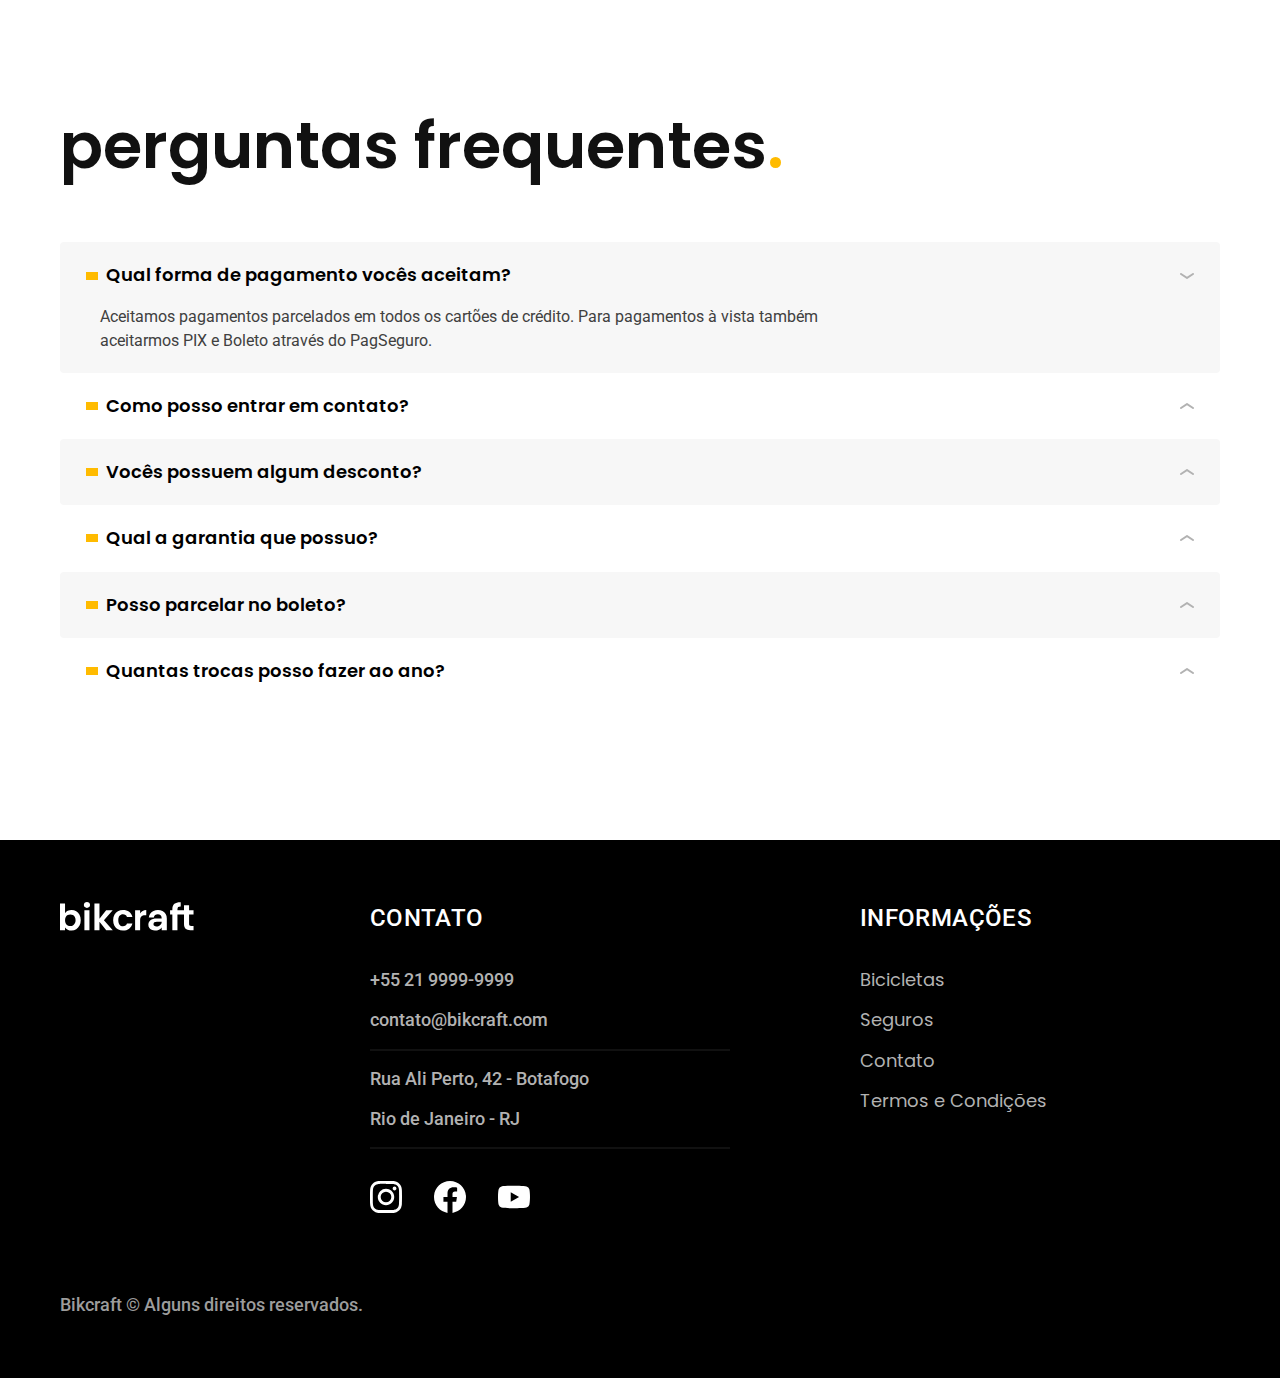
<file: seguros.html>
<!DOCTYPE html>
<html lang="pt-br">

<head>
  <meta charset="UTF-8">
  <meta name="viewport" content="width=device-width, initial-scale=1.0">
  <title>Seguros| Bikcraft - Bicicletas Elétricas</title>
  <meta name="description" content="Bicicletas">

  <link rel="icon" href="./favicon.svg" type='image/svg+xml'>
  <link rel="preload" href="./css/style.min.css" as="style">
  <link rel="stylesheet" href="./css/style.min.css">
  <link rel="preconnect" href="https://fonts.googleapis.com">
  <link rel="preconnect" href="https://fonts.gstatic.com" crossorigin>
  <link href="https://fonts.googleapis.com/css2?family=Poppins:wght@400;600&family=Roboto:wght@400;500&display=swap" rel="stylesheet">
  <link href="https://fonts.googleapis.com/css2?family=Merriweather:ital,wght@1,900&display=swap" rel="stylesheet">
  <script>
    document.documentElement.classList.add('js');
  </script>
</head>


<body id="seguros">

  <header class="header-bg">
    <div class="header container">
      <a href="./"> <img src="./img/bikcraft.svg" alt="Bikcraft">
      </a>

      <nav aria-label="primaria">
        <ul class="header-menu cor-0 font-1-m">
          <li><a href="./bicicletas.html">Bicicletas</a></li>
          <li><a href="./seguros.html">Seguros</a></li>
          <li><a href="./contato.html">Contato</a></i>
        </ul>
      </nav>
    </div>
  </header>

  <main class="seguros-bg">
    <div class="titulo-bg">
      <div class="titulo container">
        <p class="font-2-l-b cor-5">ESCOLHA O SEGURO</p>
        <h1 class="font-1-xxl cor-0">você seguro<span class="cor-p1">.</span></h1>
      </div>
    </div>

    <!-- SEGUROS -->
    <div class="seguros container">
      <div class="seguros-item fadeInLeft" data-anime="200">
        <h3 class="font-1-xl cor-6">PRATA</h3>
        <span class="font-1-xl cor-0">R$199 <span class="font-1-xs cor-6">mensal</span></span>
        <ul class="font-2-m cor-0">
          <li>Duas trocas por ano</li>
          <li>Assistência técnica</li>
          <li>Suporte 08h às 18h</li>
          <li>Cobertura estadual</li>
        </ul>
        <a class="botao secundario" href="./orcamento.html?tipo=seguro&produto=prata">inscreva-se</a>
      </div>

      <div class="seguros-item" data-anime="400">
        <h3 class="font-1-xl cor-p1">OURO</h3>
        <span class="font-1-xl cor-0">R$299 <span class="font-1-xs cor-6">mensal</span></span>
        <ul class="font-2-m cor-0">
          <li>Cinco trocas por ano</li>
          <li>Assistência especial</li>
          <li> Suporte 24h</li>
          <li> Cobertura nacional</li>
          <li> Desconto em parceiros</li>
          <li>Acesso ao Clube Bikcraft</li>
        </ul>
        <a class="botao" href="./orcamento.html?tipo=seguro&produto=ouro">inscreva-se</a>
      </div>
    </div>
  </main>

  <article class="vantagens-bg">
    <div class="vantagens container">
      <h2 class="font-1-xxl cor-0">vantagens<span class="cor-p1">.</span></h2>
      <ul>
        <li>
          <img src="./img/icones/eletrica.svg" alt="">
          <h3 class="font-1-l cor-0">Reparo Elétrico</h3>
          <p class="font-2-s cor-5">Garantimos o reparo completo do seu motor em caso de falhas. Sabemos que falhas são raras, mas estamos aqui para caso ocorra.</p>
        </li>

        <li>
          <img src="./img/icones/carbono.svg" alt="">
          <h3 class="font-1-l cor-0">Carbono</h3>
          <p class="font-2-s cor-5">Nossos quadros são feitos para durar para sempre. Mas caso algo ocorra, ficamos felizes em reparar.</p>
        </li>

        <li>
          <img src="./img/icones/sustentavel.svg" alt="">
          <h3 class="font-1-l cor-0">Sustentável</h3>
          <p class="font-2-s cor-5">Trabalhamos com a filosofia de desperdício zero. Qualquer parte defeituosa é reciclada e reutilizada em outro projeto.</p>
        </li>

        <li>
          <img src="./img/icones/rastreador.svg" alt="">
          <h3 class="font-1-l cor-0">Rastreador</h3>
          <p class="font-2-s cor-5">Utilizamos o GPS da sua Bikcraft em conjunto com especialistas em segurança para efetuarmos a recuperação.</p>
        </li>

        <li>
          <img src="./img/icones/seguro.svg" alt="">
          <h3 class="font-1-l cor-0">Segurança</h3>
          <p class="font-2-s cor-5">Com o seguro Bikcraft você pode ficar tranquilo em saber que o seu dinheiro não será perdido em casos de roubo.</p>
        </li>

        <li>
          <img src="./img/icones/velocidade.svg" alt="">
          <h3 class="font-1-l cor-0">Rapidez</h3>
          <p class="font-2-s cor-5">A sua Bikcraft ficará pronta para uso no mesmo dia, caso você traga ela para ser reparada em uma das filiais.</p>
        </li>
      </ul>
    </div>
  </article>
  <!-- perguntas -->
  <article class="perguntas container">
    <h2 class="font-1-xxl">perguntas frequentes<span class="cor-p1">.</span></h2>

    <dl>
      <div>
        <dt><button class="font-1-m-b" aria-controls="pergunta1" aria-expanded="true">Qual forma de pagamento vocês aceitam? </button></dt>
        <dd id="pergunta1" class="font-2-s cor-9 ativa">Aceitamos pagamentos parcelados em todos os cartões de crédito. Para pagamentos à vista também aceitarmos PIX e Boleto através do PagSeguro.</dd>
      </div>
      <div>
        <dt><button class="font-1-m-b" aria-controls="pergunta2" aria-expanded="false">Como posso entrar em contato?</button> </dt>
        <dd id="pergunta2" class="font-2-s cor-9">Aceitamos pagamentos parcelados em todos os cartões de crédito. Para pagamentos à vista também aceitarmos PIX e Boleto através do PagSeguro.</dd>
      </div>
      <div>
        <dt><button class="font-1-m-b" aria-controls="pergunta3" aria-expanded="false">Vocês possuem algum desconto? </button></dt>
        <dd id="pergunta3" class="font-2-s cor-9">Aceitamos pagamentos parcelados em todos os cartões de crédito. Para pagamentos à vista também aceitarmos PIX e Boleto através do PagSeguro.</dd>
      </div>
      <div>
        <dt><button class="font-1-m-b" aria-controls="pergunta4" aria-expanded="false">Qual a garantia que possuo?</button></dt>
        <dd id="pergunta4" class="font-2-s cor-9">Aceitamos pagamentos parcelados em todos os cartões de crédito. Para pagamentos à vista também aceitarmos PIX e Boleto através do PagSeguro.</dd>
      </div>
      <div>
        <dt><button class="font-1-m-b" aria-controls="pergunta5" aria-expanded="false">Posso parcelar no boleto? </button></dt>
        <dd id="pergunta5" class="font-2-s cor-9">Aceitamos pagamentos parcelados em todos os cartões de crédito. Para pagamentos à vista também aceitarmos PIX e Boleto através do PagSeguro.</dd>
      </div>
      <div>
        <dt><button class="font-1-m-b" aria-controls="pergunta6" aria-expanded="false">Quantas trocas posso fazer ao ano? </button></dt>
        <dd id="pergunta6" class="font-2-s cor-9">Aceitamos pagamentos parcelados em todos os cartões de crédito. Para pagamentos à vista também aceitarmos PIX e Boleto através do PagSeguro.</dd>
      </div>
    </dl>
  </article>





  <footer class="footer-bg">
    <div class="cor-0 footer container">
      <img src="./img/bikcraft.svg" alt="Bikcraft">
      <div class="footer-contato">
        <h3 class="font-2-l-b cor-0">Contato</h3>
        <ul class="font-2-m cor-5">
          <li><a href="tel:+552199999999">+55 21 9999-9999</a></li>
          <li><a href="mailto:contato@bikcraft.com">contato@bikcraft.com</a></li>
          <li>Rua Ali Perto, 42 - Botafogo</li>
          <li>Rio de Janeiro - RJ</li>
        </ul>
        <div class="footer-redes">
          <a href=""> <img src="./img/redes/instagram.svg" alt="Instagram"></a>
          <a href=""> <img src="./img/redes/facebook.svg" alt="Facebook"></a>
          <a href=""> <img src="./img/redes/youtube.svg" alt="Youtube"></a>
        </div>
      </div>
      <div class="footer-informacoes">
        <h3 class=" font-2-l-b cor-0">Informações</h3>
        <nav>
          <ul class="font-1-m cor-5">
            <li><a href="./bicicletas.html">Bicicletas</a></li>
            <li><a href="./seguros.html">Seguros</a></li>
            <li><a href="./contato.html">Contato</a></i>
            <li><a href="./termos.html">Termos e Condições</a></i>
          </ul>
        </nav>
      </div>
      <p class="footer-copy font-2-m cor-6">Bikcraft © Alguns direitos reservados.</p>
    </div>
  </footer>

  <script src="./js/plugins/simple-anime.js"></script>
  <script src="./js/script.js"></script>
</body>

</html>
</file>
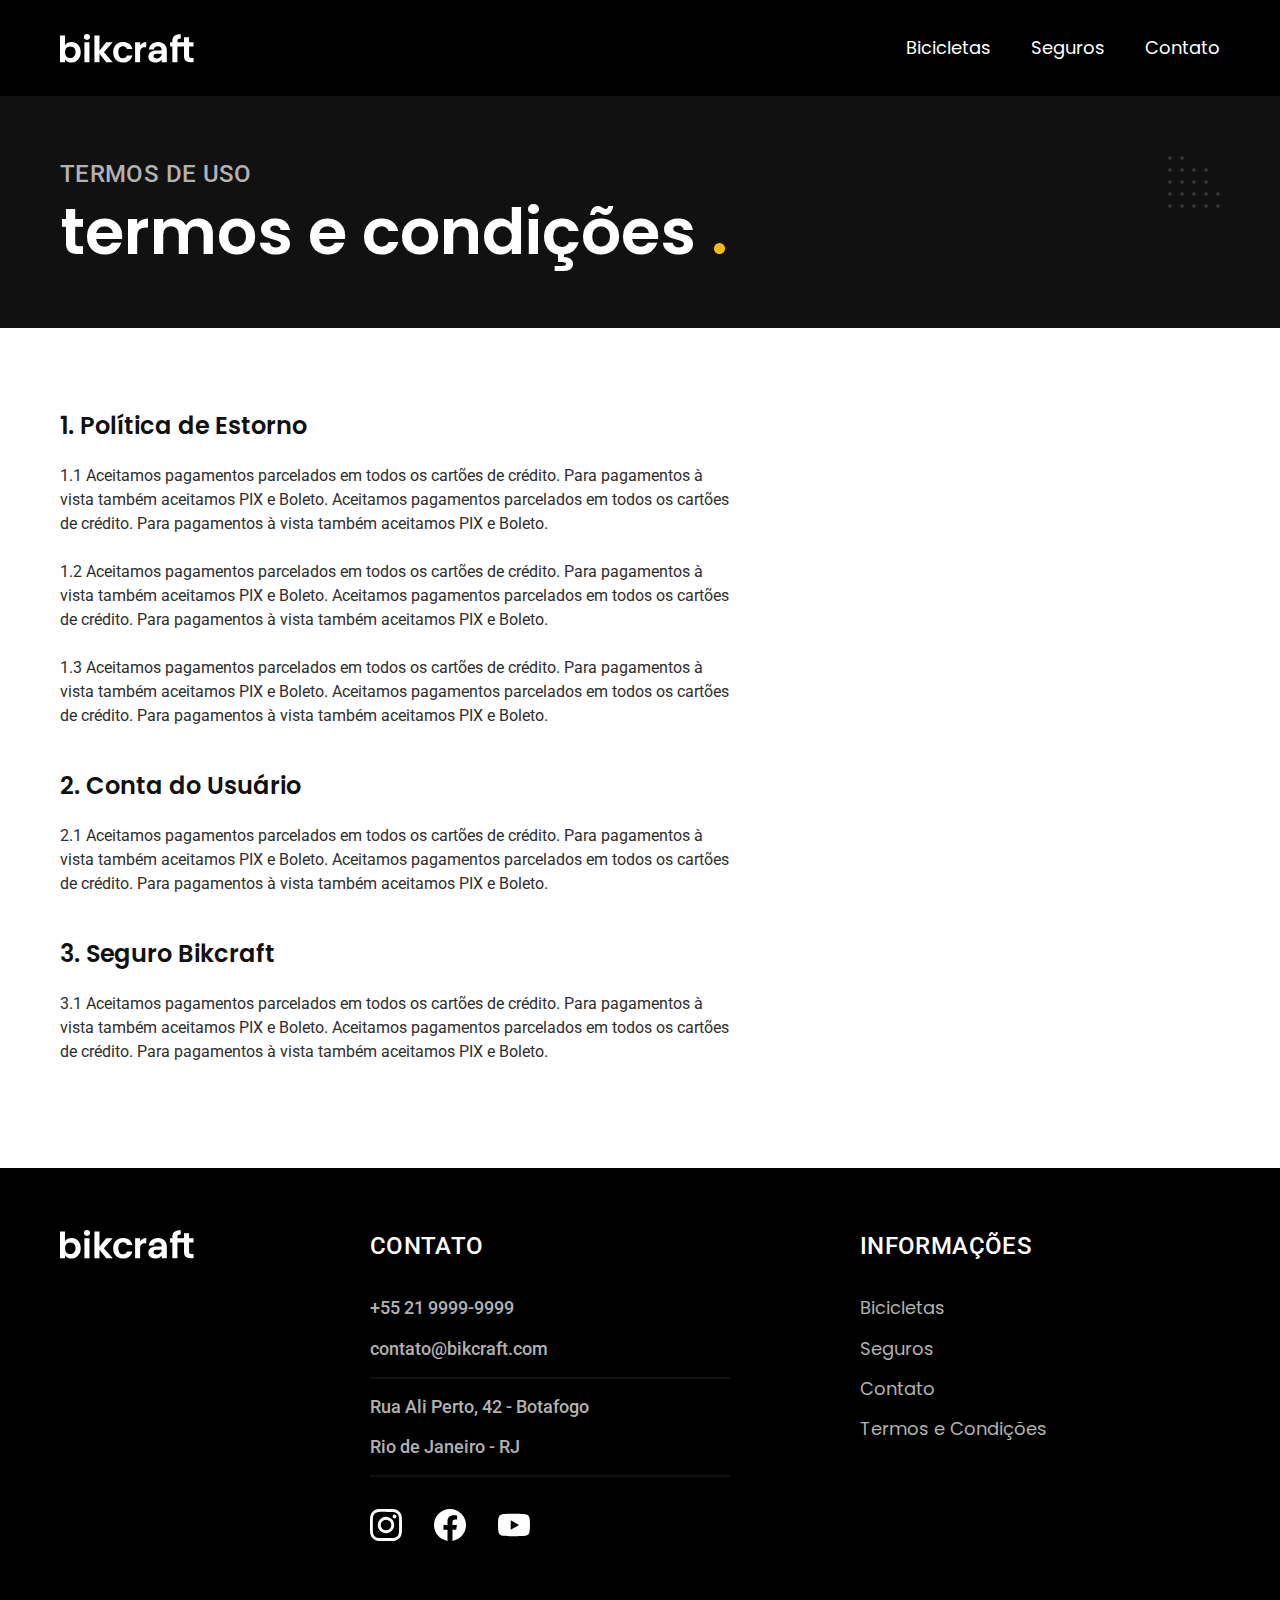
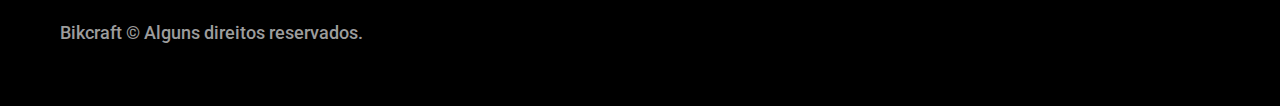
<file: termos.html>
<!DOCTYPE html>
<html lang="pt-br">

<head>
  <meta charset="UTF-8">
  <meta name="viewport" content="width=device-width, initial-scale=1.0">
  <title>Termos e Condições | Bikcraft - Bicicletas Elétricas</title>
  <meta name="description" content="Termos e Condições">

  <link rel="icon" href="./favicon.svg" type='image/svg+xml'>
  <link rel="preload" href="./css/style.min.css" as="style">
  <link rel="stylesheet" href="./css/style.min.css">
  <link rel="preconnect" href="https://fonts.googleapis.com">
  <link rel="preconnect" href="https://fonts.gstatic.com" crossorigin>
  <link href="https://fonts.googleapis.com/css2?family=Poppins:wght@400;600&family=Roboto:wght@400;500&display=swap" rel="stylesheet">
  <link href="https://fonts.googleapis.com/css2?family=Merriweather:ital,wght@1,900&display=swap" rel="stylesheet">
  <script>
    document.documentElement.classList.add('js');
  </script>
</head>


<body id="termos">

  <header class="header-bg">
    <div class="header container">
      <a href="./"> <img src="./img/bikcraft.svg" alt="Bikcraft">
      </a>

      <nav aria-label="primaria">
        <ul class="header-menu cor-0 font-1-m">
          <li><a href="./bicicletas.html">Bicicletas</a></li>
          <li><a href="./seguros.html">Seguros</a></li>
          <li><a href="./contato.html">Contato</a></i>
        </ul>
      </nav>
    </div>
  </header>

  <main>
    <div class="titulo-bg">
      <div class="titulo container">
        <p class="font-2-l-b cor-5">termos de uso</p>
        <h1 class="font-1-xxl cor-0">termos e condições <span class="cor-p1">.</span></h1>
      </div>
    </div>

    <div class="termos font-2-s cor-10 container">
      <h2 class="font-1-l cor-11">1. Política de Estorno</h2>
      <p>1.1 Aceitamos pagamentos parcelados em todos os cartões de crédito. Para pagamentos à vista também aceitamos PIX e Boleto. Aceitamos pagamentos parcelados em todos os cartões de crédito. Para pagamentos à vista também aceitamos PIX e Boleto.</p>
      <p>1.2 Aceitamos pagamentos parcelados em todos os cartões de crédito. Para pagamentos à vista também aceitamos PIX e Boleto. Aceitamos pagamentos parcelados em todos os cartões de crédito. Para pagamentos à vista também aceitamos PIX e Boleto.</p>
      <p>1.3 Aceitamos pagamentos parcelados em todos os cartões de crédito. Para pagamentos à vista também aceitamos PIX e Boleto. Aceitamos pagamentos parcelados em todos os cartões de crédito. Para pagamentos à vista também aceitamos PIX e Boleto.</p>
      <h2 class="font-1-l cor-11">2. Conta do Usuário</h2>
      <p>2.1 Aceitamos pagamentos parcelados em todos os cartões de crédito. Para pagamentos à vista também aceitamos PIX e Boleto. Aceitamos pagamentos parcelados em todos os cartões de crédito. Para pagamentos à vista também aceitamos PIX e Boleto.</p>
      <h2 class="font-1-l cor-11">3. Seguro Bikcraft</h2>
      <p>3.1 Aceitamos pagamentos parcelados em todos os cartões de crédito. Para pagamentos à vista também aceitamos PIX e Boleto. Aceitamos pagamentos parcelados em todos os cartões de crédito. Para pagamentos à vista também aceitamos PIX e Boleto.</p>
    </div>
  </main>






  <footer class="footer-bg">
    <div class="cor-0 footer container">
      <img src="./img/bikcraft.svg" alt="Bikcraft">
      <div class="footer-contato">
        <h3 class="font-2-l-b cor-0">Contato</h3>
        <ul class="font-2-m cor-5">
          <li><a href="tel:+552199999999">+55 21 9999-9999</a></li>
          <li><a href="mailto:contato@bikcraft.com">contato@bikcraft.com</a></li>
          <li>Rua Ali Perto, 42 - Botafogo</li>
          <li>Rio de Janeiro - RJ</li>
        </ul>
        <div class="footer-redes">
          <a href=""> <img src="./img/redes/instagram.svg" alt="Instagram"></a>
          <a href=""> <img src="./img/redes/facebook.svg" alt="Facebook"></a>
          <a href=""> <img src="./img/redes/youtube.svg" alt="Youtube"></a>
        </div>
      </div>
      <div class="footer-informacoes">
        <h3 class=" font-2-l-b cor-0">Informações</h3>
        <nav>
          <ul class="font-1-m cor-5">
            <li><a href="./bicicletas.html">Bicicletas</a></li>
            <li><a href="./seguros.html">Seguros</a></li>
            <li><a href="./contato.html">Contato</a></i>
            <li><a href="./termos.html">Termos e Condições</a></i>
          </ul>
        </nav>
      </div>
      <p class="footer-copy font-2-m cor-6">Bikcraft © Alguns direitos reservados.</p>
    </div>
  </footer>

  <script src="./js/script.js"></script>
</body>

</html>
</file>
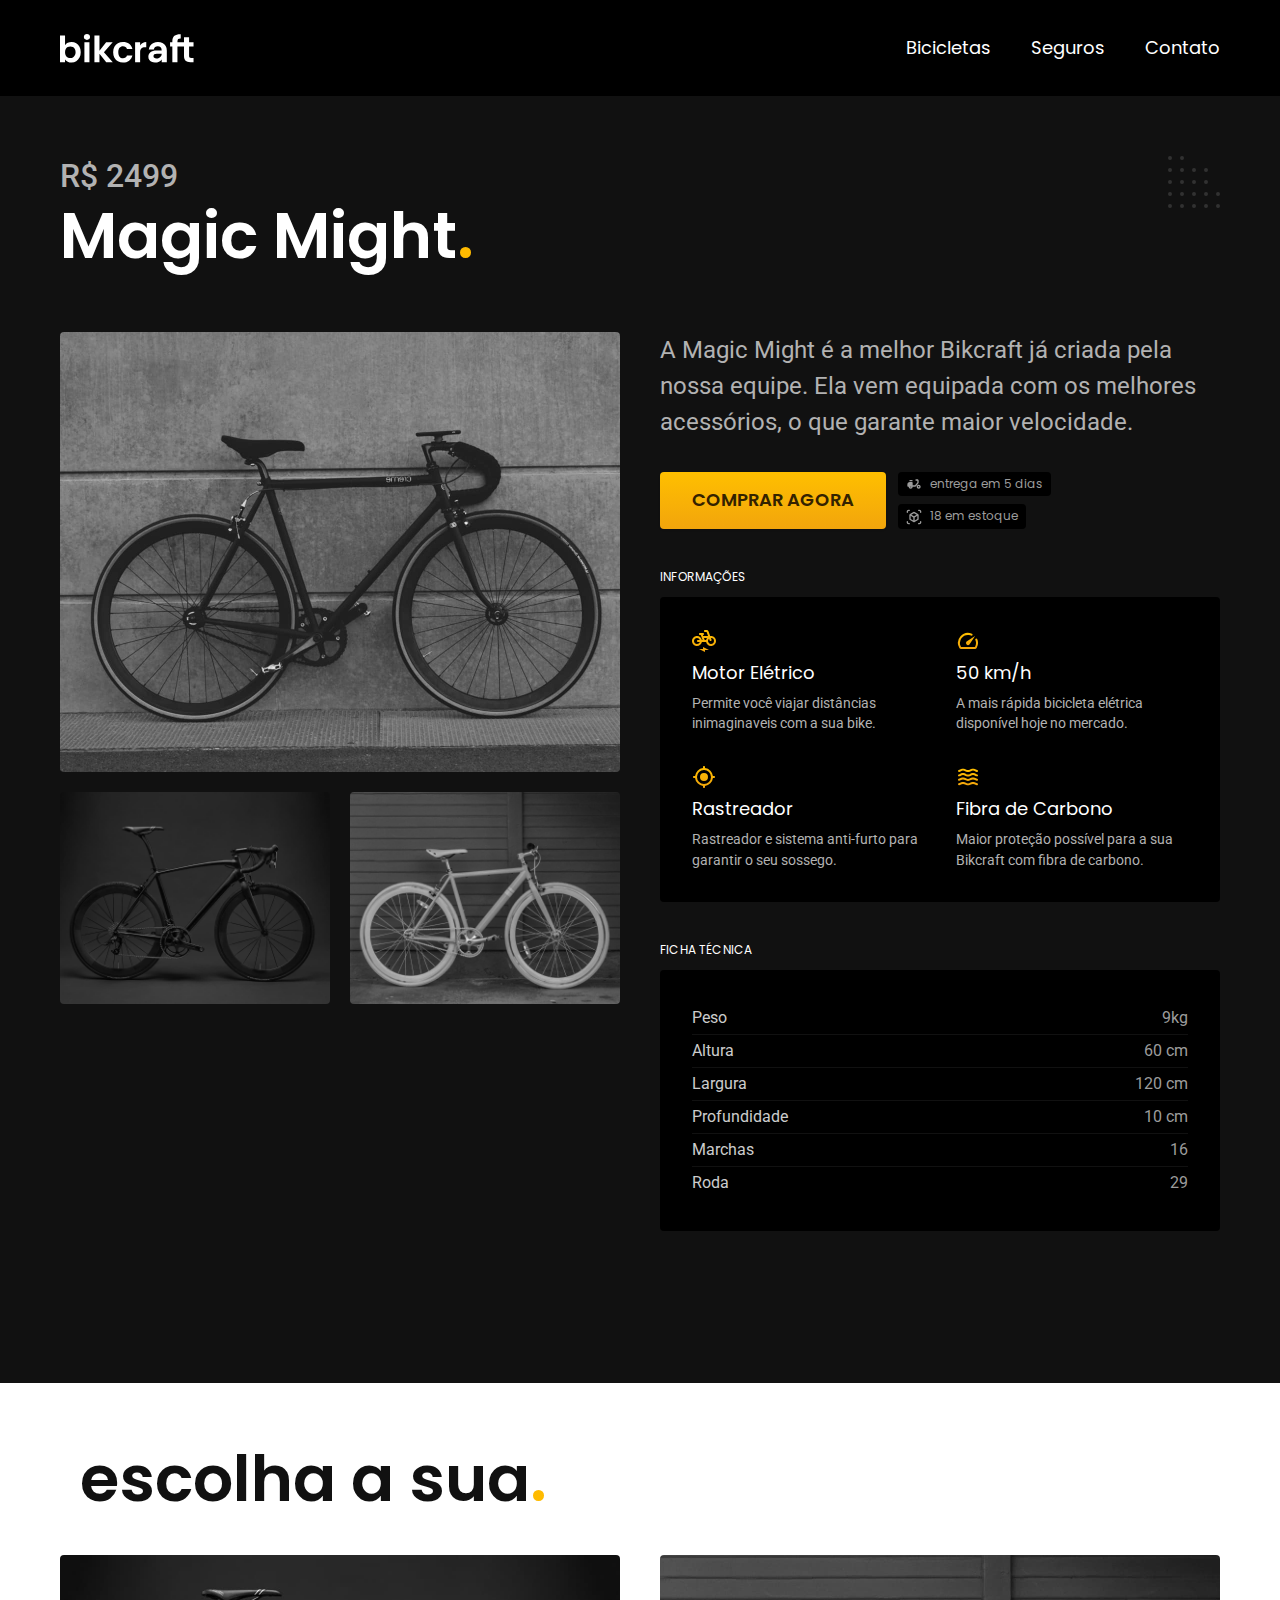
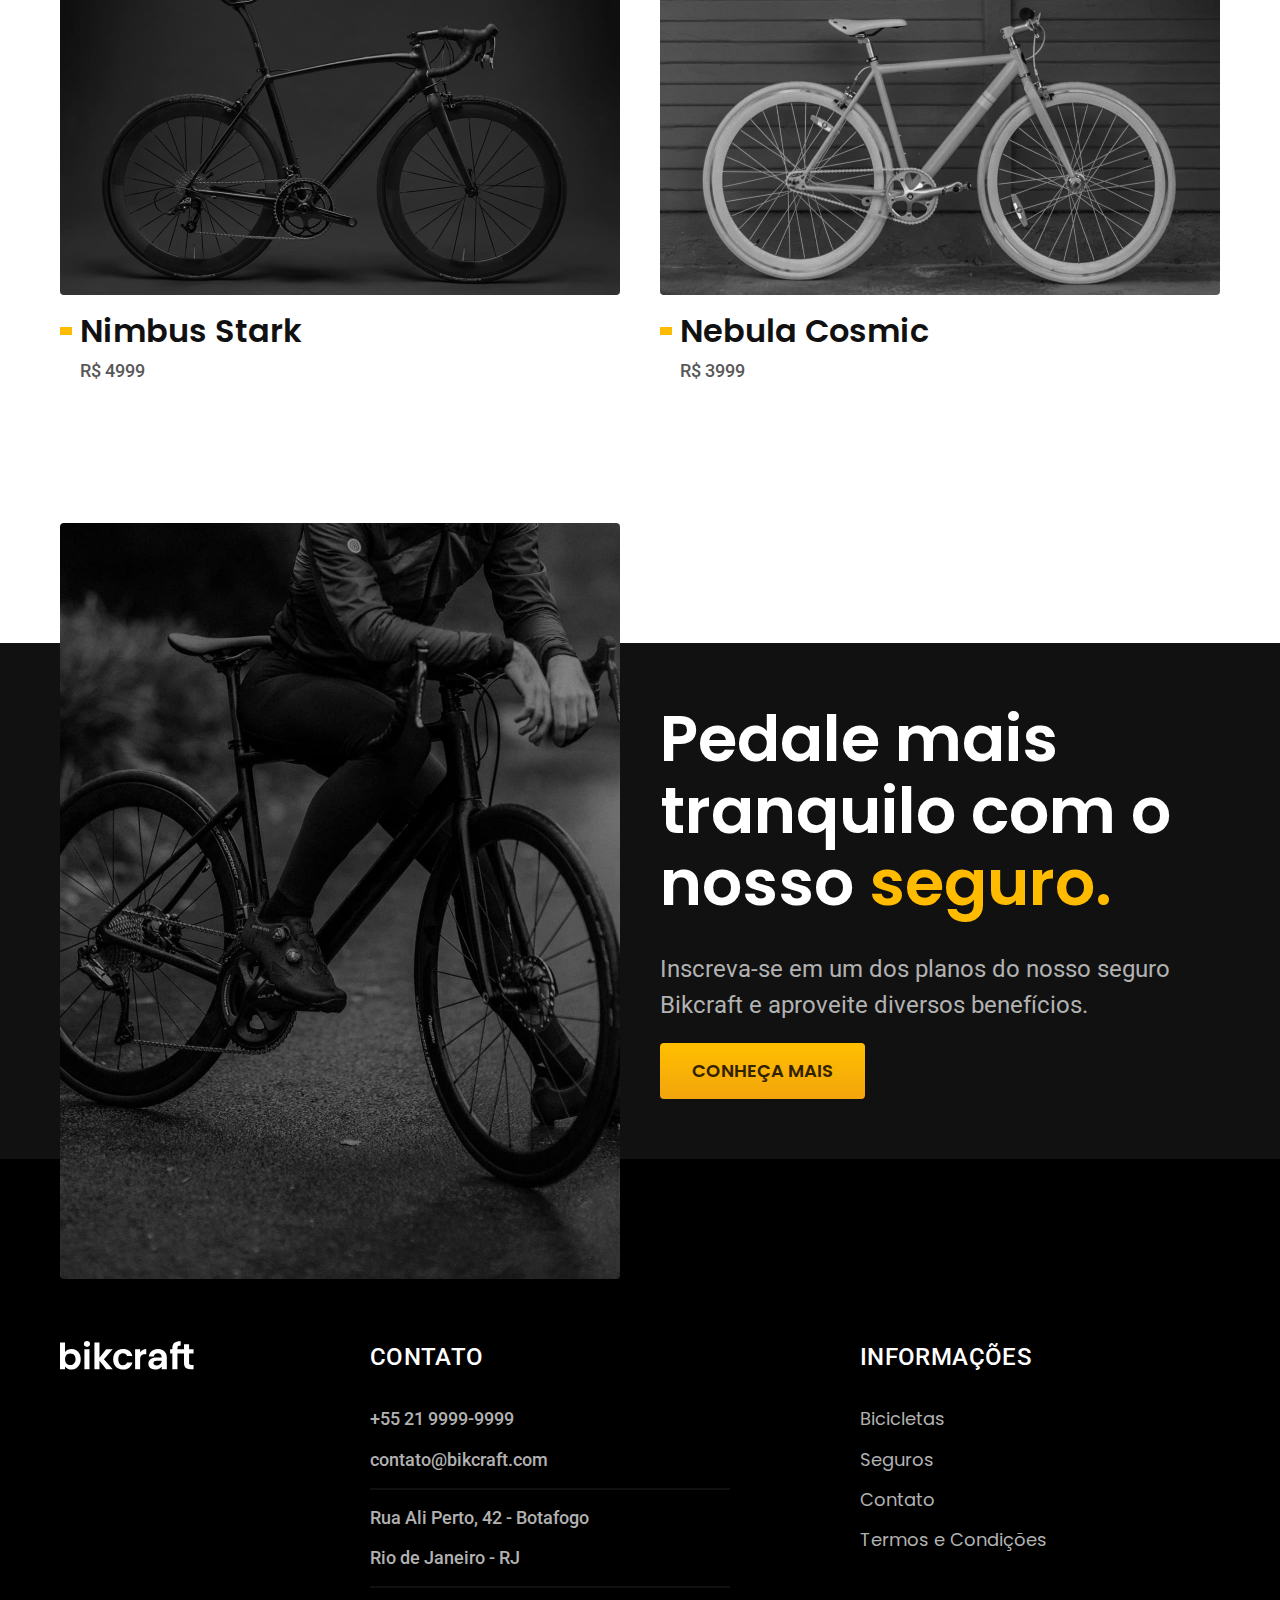
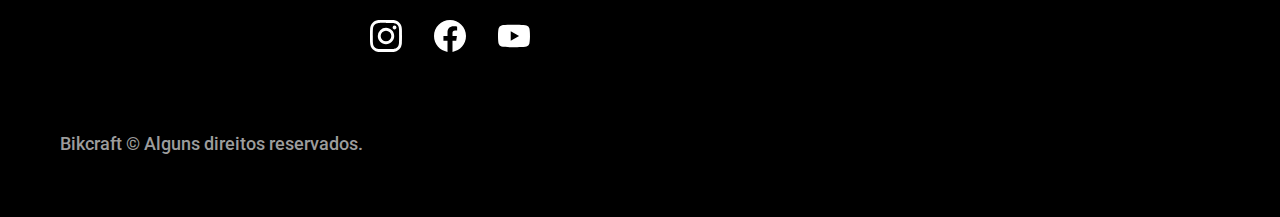
<file: bicicletas/magic.html>
<!DOCTYPE html>
<html lang="pt-br">

<head>
  <meta charset="UTF-8">
  <meta name="viewport" content="width=device-width, initial-scale=1.0">
  <title>Magic| Bikcraft - Bicicletas Elétricas</title>
  <meta name="description" content="Termos e Condições">

  <link rel="icon" href="../favicon.svg" type='image/svg+xml'>
  <link rel="stylesheet" href="../css/style.min.css">
  <link rel="preconnect" href="https://fonts.googleapis.com">
  <link rel="preconnect" href="https://fonts.gstatic.com" crossorigin>
  <link href="https://fonts.googleapis.com/css2?family=Poppins:wght@400;600&family=Roboto:wght@400;500&display=swap" rel="stylesheet">
  <link href="https://fonts.googleapis.com/css2?family=Merriweather:ital,wght@1,900&display=swap" rel="stylesheet">


  <script>
    document.documentElement.classList.add('js');
  </script>
</head>


<body id="bicicleta">

  <header class="header-bg">
    <div class="header container">
      <a href="../"> <img src="../img/bikcraft.svg" alt="Bikcraft">
      </a>

      <nav aria-label="primaria">
        <ul class="header-menu cor-0 font-1-m">
          <li><a href="../bicicletas.html">Bicicletas</a></li>
          <li><a href="../seguros.html">Seguros</a></li>
          <li><a href="../contato.html">Contato</a></i>
        </ul>
      </nav>
    </div>


  </header>

  <main class="titulo-bg">
    <div>
      <div class="titulo container">
        <p class="font-2-xl cor-5">R$ 2499</p>
        <h1 class="font-1-xxl cor-0">Magic Might<span class="cor-p1">.</span></h1>
      </div>
    </div>

    <div class="bicicleta container">
      <div class="bicicleta-imagens">
        <img src="../img/bicicleta/nimbus2.jpg" alt="Bicicleta 1">
        <img src="../img/bicicleta/nimbus1.jpg" alt="Bicicleta 2">
        <img src="../img/bicicleta/nimbus3.jpg" alt="Bicicleta 3">
      </div>
      <div class="bicicleta-conteudo">
        <p class="font-2-l cor-5">A Magic Might é a melhor Bikcraft já criada pela nossa equipe. Ela vem equipada com os melhores acessórios, o que garante maior velocidade.</p>
        <div class="bicicleta-comprar">
          <a class="botao" href="../orcamento.html?tipo=bikcraft&produto=magic">comprar agora</a>
          <span class="font-1-xs cor-6"><img src="../img/icones/entrega.svg" alt="">entrega em 5 dias</span>
          <span class="font-1-xs cor-6"><img src="../img/icones/estoque.svg" alt="">18 em estoque</span>
        </div>

        <h2 class="font-1-xs cor-0">Informações</h2>
        <ul class="bicicleta-informacoes">
          <li>
            <img src="../img/icones/eletrica.svg" alt="">
            <h3 class="font-1-m cor-0">Motor Elétrico</h3>
            <p class="font-2-xs cor-5">Permite você viajar distâncias inimaginaveis com a sua bike.</p>
          </li>
          <li>
            <img src="../img/icones/velocidade.svg" alt="">
            <h3 class="font-1-m cor-0">50 km/h</h3>
            <p class="font-2-xs cor-5">A mais rápida bicicleta elétrica disponível hoje no mercado.</p>
          </li>
          <li>
            <img src="../img/icones/rastreador.svg" alt="">
            <h3 class="font-1-m cor-0">Rastreador</h3>
            <p class="font-2-xs cor-5">Rastreador e sistema anti-furto para garantir o seu sossego.</p>
          </li>
          <li>
            <img src="../img/icones/carbono.svg" alt="">
            <h3 class="font-1-m cor-0">Fibra de Carbono</h3>
            <p class="font-2-xs cor-5">Maior proteção possível para a sua Bikcraft com fibra de carbono.</p>
          </li>
        </ul>
        <h2 class="font-1-xs cor-0">Ficha Técnica</h2>
        <ul class="bicicleta-ficha font-2-s cor-4">
          <li>Peso <span>9kg</span></li>
          <li>Altura <span>60 cm</span> </li>
          <li>Largura <span>120 cm</span></li>
          <li>Profundidade <span>10 cm</span></li>
          <li>Marchas<span>16</span></li>
          <li>Roda<span>29</span></li>
        </ul>
      </div>

    </div>


  </main>

  <article class="bicicletas-lista container">
    <h2 class="container font-1-xxl">escolha a sua<span class="cor-p1">.</span></h2>
    <ul>
      <li>
        <a href="./nimbus.html">
          <img src="../img/bicicletas/nimbus.jpg" alt="Bicicleta Preta">
          <h3 class="font-1-xl">Nimbus Stark</h3>
          <span class="font-2-m cor-8">R$ 4999</span>
        </a>
      </li>

      <li>
        <a href="./nebula.html">
          <img src="../img/bicicletas/nebula.jpg" alt="Bicicleta Branca">
          <h3 class="font-1-xl">Nebula Cosmic</h3>
          <span class="font-2-m cor-8">R$ 3999</span>
        </a>
      </li>
    </ul>
  </article>

  <!-- seguros -->
  <article class="seguro-bg">
    <div class="seguro container">
      <div class="seguro-imagem">
        <img src="../img/fotos/seguros.jpg" alt="Pessoa parada em cima de uma bicicleta">
      </div>
      <div class="seguro-conteudo">
        <h2 class="font-1-xxl cor-0">Pedale mais tranquilo com o nosso <span class="cor-p1">seguro.</span></h2>
        <p class="font-2-l cor-5">Inscreva-se em um dos planos do nosso seguro Bikcraft e aproveite diversos benefícios.</p>
        <a class="botao" href="../seguros.html">conheça mais</a>
      </div>
    </div>
  </article>


  <footer class="footer-bg">
    <div class="cor-0 footer container">
      <img src="../img/bikcraft.svg" alt="Bikcraft">
      <div class="footer-contato">
        <h3 class="font-2-l-b cor-0">Contato</h3>
        <ul class="font-2-m cor-5">
          <li><a href="tel:+552199999999">+55 21 9999-9999</a></li>
          <li><a href="mailto:contato@bikcraft.com">contato@bikcraft.com</a></li>
          <li>Rua Ali Perto, 42 - Botafogo</li>
          <li>Rio de Janeiro - RJ</li>
        </ul>
        <div class="footer-redes">
          <a href=""> <img src="../img/redes/instagram.svg" alt="Instagram"></a>
          <a href=""> <img src="../img/redes/facebook.svg" alt="Facebook"></a>
          <a href=""> <img src="../img/redes/youtube.svg" alt="Youtube"></a>
        </div>
      </div>
      <div class="footer-informacoes">
        <h3 class=" font-2-l-b cor-0">Informações</h3>
        <nav>
          <ul class="font-1-m cor-5">
            <li><a href="../bicicletas.html">Bicicletas</a></li>
            <li><a href="../seguros.html">Seguros</a></li>
            <li><a href="../contato.html">Contato</a></i>
            <li><a href="../termos.html">Termos e Condições</a></i>
          </ul>
        </nav>
      </div>
      <p class="footer-copy font-2-m cor-6">Bikcraft © Alguns direitos reservados.</p>
    </div>
  </footer>

  <script src="../js/script.js"></script>
</body>

</html>
</file>
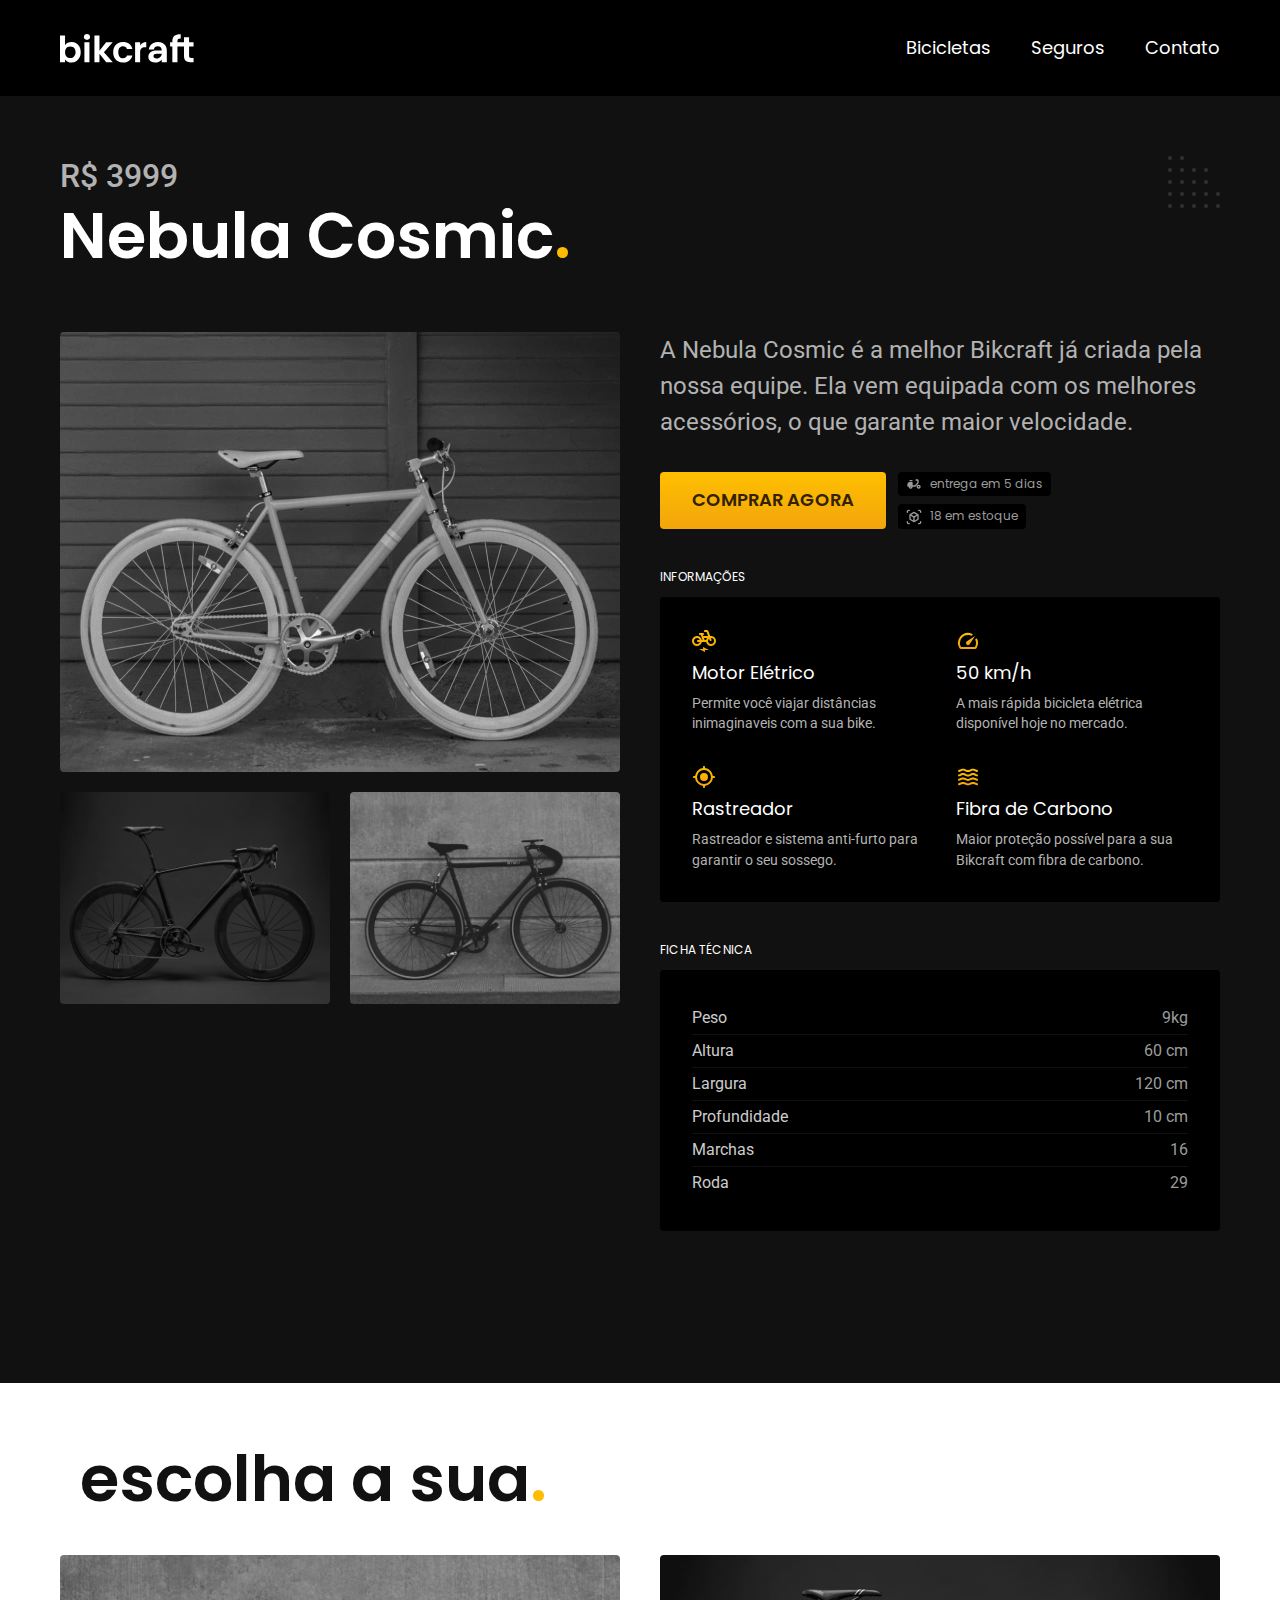
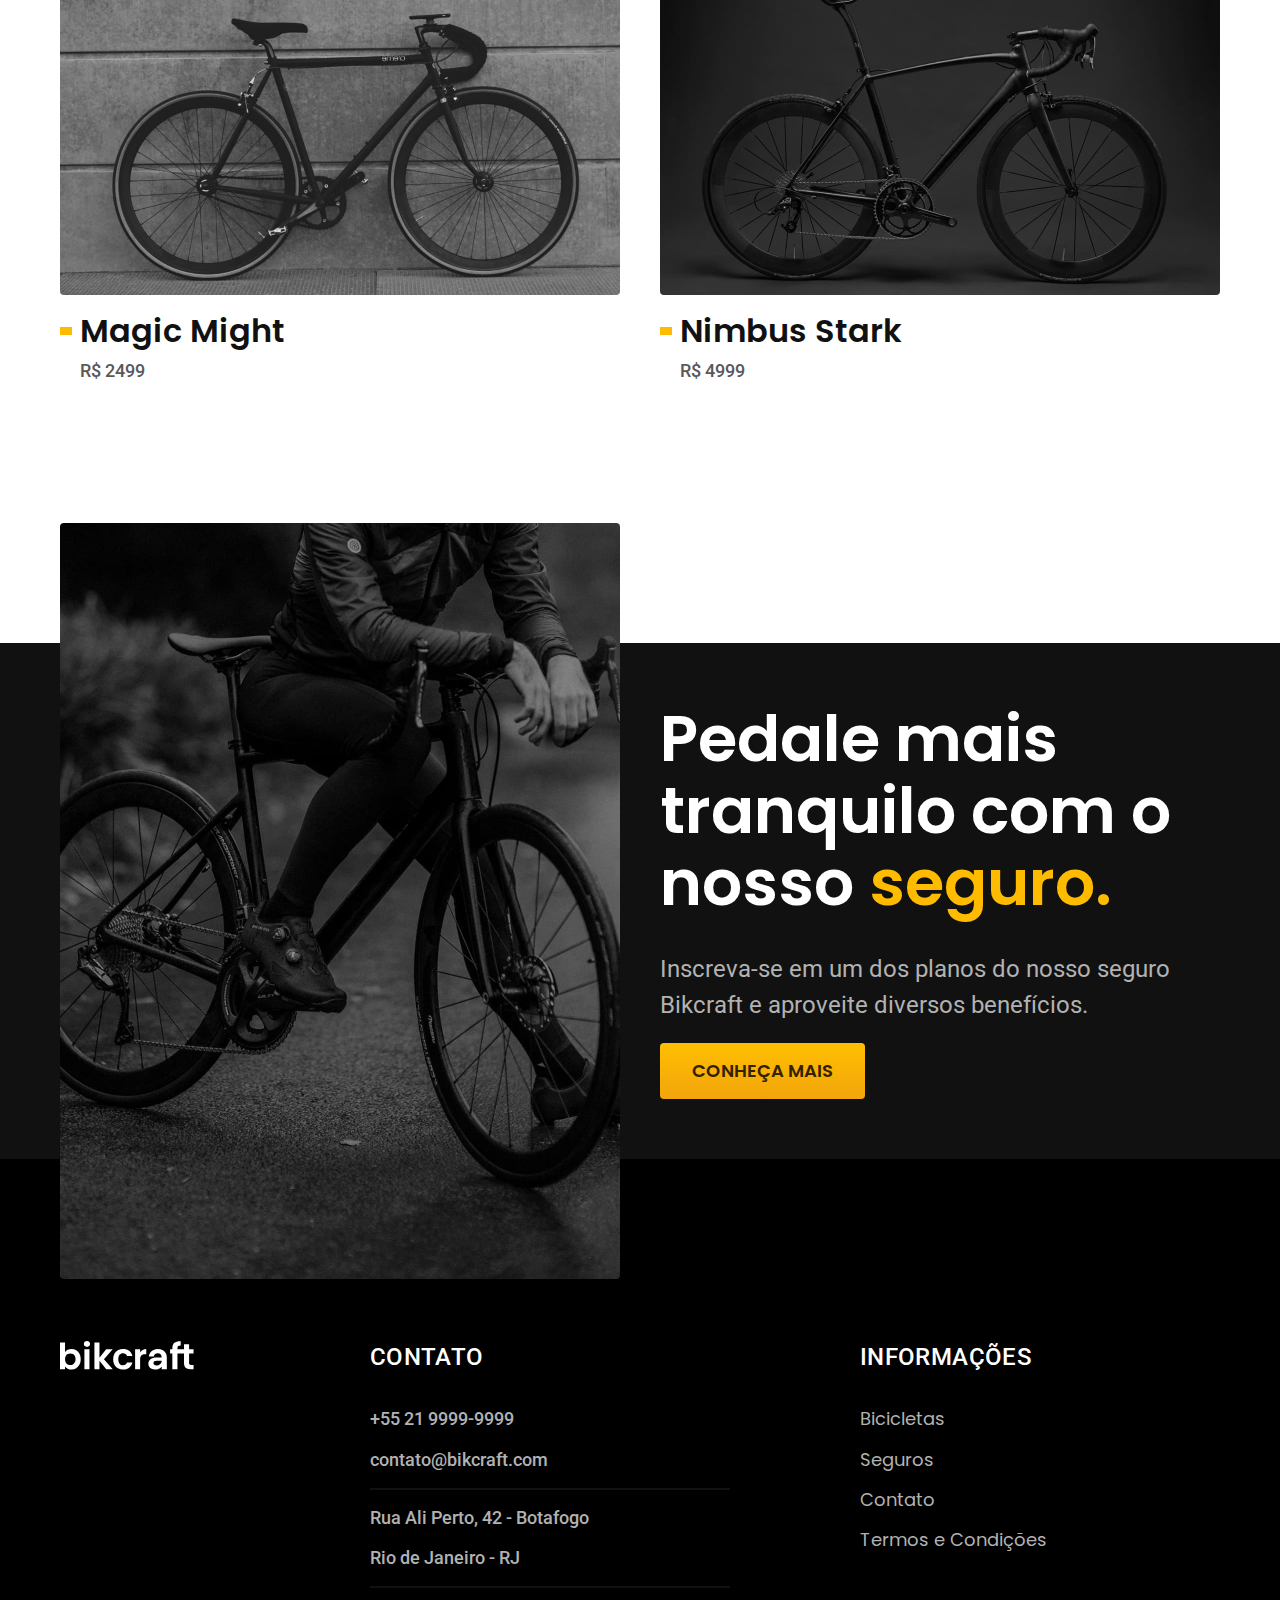
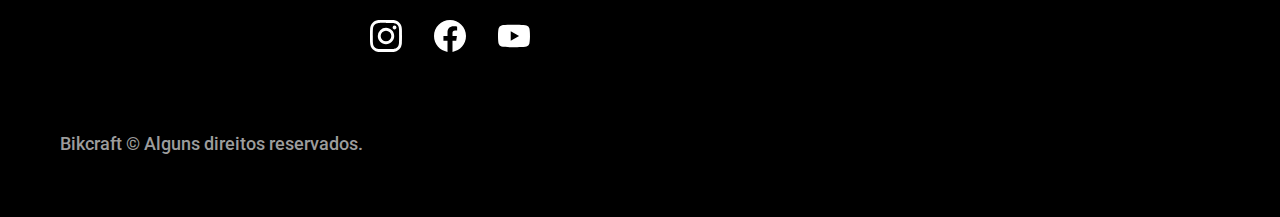
<file: bicicletas/nebula.html>
<!DOCTYPE html>
<html lang="pt-br">

<head>
  <meta charset="UTF-8">
  <meta name="viewport" content="width=device-width, initial-scale=1.0">
  <title>Nebula | Bikcraft - Bicicletas Elétricas</title>
  <meta name="description" content="Termos e Condições">

  <link rel="icon" href="../favicon.svg" type='image/svg+xml'>
  <link rel="stylesheet" href="../css/style.min.css">
  <link rel="preconnect" href="https://fonts.googleapis.com">
  <link rel="preconnect" href="https://fonts.gstatic.com" crossorigin>
  <link href="https://fonts.googleapis.com/css2?family=Poppins:wght@400;600&family=Roboto:wght@400;500&display=swap" rel="stylesheet">
  <link href="https://fonts.googleapis.com/css2?family=Merriweather:ital,wght@1,900&display=swap" rel="stylesheet">

  <script>
    document.documentElement.classList.add('js');
  </script>
</head>


<body id="bicicleta">

  <header class="header-bg">
    <div class="header container">
      <a href="../"> <img src="../img/bikcraft.svg" alt="Bikcraft">
      </a>

      <nav aria-label="primaria">
        <ul class="header-menu cor-0 font-1-m">
          <li><a href="../bicicletas.html">Bicicletas</a></li>
          <li><a href="../seguros.html">Seguros</a></li>
          <li><a href="../contato.html">Contato</a></i>
        </ul>
      </nav>
    </div>

  </header>

  <main class="titulo-bg">
    <div>
      <div class="titulo container">
        <p class="font-2-xl cor-5">R$ 3999</p>
        <h1 class="font-1-xxl cor-0">Nebula Cosmic<span class="cor-p1">.</span></h1>
      </div>
    </div>

    <div class="bicicleta container">
      <div class="bicicleta-imagens">
        <img src="../img/bicicleta/nimbus3.jpg" alt="Bicicleta 1">
        <img src="../img/bicicleta/nimbus1.jpg" alt="Bicicleta 2">
        <img src="../img/bicicleta/nimbus2.jpg" alt="Bicicleta 3">
      </div>
      <div class="bicicleta-conteudo">
        <p class="font-2-l cor-5">A Nebula Cosmic é a melhor Bikcraft já criada pela nossa equipe. Ela vem equipada com os melhores acessórios, o que garante maior velocidade.</p>
        <div class="bicicleta-comprar">
          <a class="botao" href="../orcamento.html?tipo=bikcraft&produto=nebula">comprar agora</a>
          <span class="font-1-xs cor-6"><img src="../img/icones/entrega.svg" alt="">entrega em 5 dias</span>
          <span class="font-1-xs cor-6"><img src="../img/icones/estoque.svg" alt="">18 em estoque</span>
        </div>

        <h2 class="font-1-xs cor-0">Informações</h2>
        <ul class="bicicleta-informacoes">
          <li>
            <img src="../img/icones/eletrica.svg" alt="">
            <h3 class="font-1-m cor-0">Motor Elétrico</h3>
            <p class="font-2-xs cor-5">Permite você viajar distâncias inimaginaveis com a sua bike.</p>
          </li>
          <li>
            <img src="../img/icones/velocidade.svg" alt="">
            <h3 class="font-1-m cor-0">50 km/h</h3>
            <p class="font-2-xs cor-5">A mais rápida bicicleta elétrica disponível hoje no mercado.</p>
          </li>
          <li>
            <img src="../img/icones/rastreador.svg" alt="">
            <h3 class="font-1-m cor-0">Rastreador</h3>
            <p class="font-2-xs cor-5">Rastreador e sistema anti-furto para garantir o seu sossego.</p>
          </li>
          <li>
            <img src="../img/icones/carbono.svg" alt="">
            <h3 class="font-1-m cor-0">Fibra de Carbono</h3>
            <p class="font-2-xs cor-5">Maior proteção possível para a sua Bikcraft com fibra de carbono.</p>
          </li>
        </ul>
        <h2 class="font-1-xs cor-0">Ficha Técnica</h2>
        <ul class="bicicleta-ficha font-2-s cor-4">
          <li>Peso <span>9kg</span></li>
          <li>Altura <span>60 cm</span> </li>
          <li>Largura <span>120 cm</span></li>
          <li>Profundidade <span>10 cm</span></li>
          <li>Marchas<span>16</span></li>
          <li>Roda<span>29</span></li>
        </ul>
      </div>

    </div>


  </main>

  <article class="bicicletas-lista container">
    <h2 class="container font-1-xxl">escolha a sua<span class="cor-p1">.</span></h2>
    <ul>
      <li>
        <a href="./magic.html">
          <img src="../img/bicicletas/magic.jpg" alt="Bicicleta Preta">
          <h3 class="font-1-xl">Magic Might</h3>
          <span class="font-2-m cor-8">R$ 2499</span>
        </a>
      </li>

      <li>
        <a href="./nimbus.html">
          <img src="../img/bicicletas/nimbus.jpg" alt="Bicicleta Branca">
          <h3 class="font-1-xl">Nimbus Stark</h3>
          <span class="font-2-m cor-8">R$ 4999</span>
        </a>
      </li>
    </ul>
  </article>

  <!-- seguros -->
  <article class="seguro-bg">
    <div class="seguro container">
      <div class="seguro-imagem">
        <img src="../img/fotos/seguros.jpg" alt="Pessoa parada em cima de uma bicicleta">
      </div>
      <div class="seguro-conteudo">
        <h2 class="font-1-xxl cor-0">Pedale mais tranquilo com o nosso <span class="cor-p1">seguro.</span></h2>
        <p class="font-2-l cor-5">Inscreva-se em um dos planos do nosso seguro Bikcraft e aproveite diversos benefícios.</p>
        <a class="botao" href="../seguros.html">conheça mais</a>
      </div>
    </div>
  </article>


  <footer class="footer-bg">
    <div class="cor-0 footer container">
      <img src="../img/bikcraft.svg" alt="Bikcraft">
      <div class="footer-contato">
        <h3 class="font-2-l-b cor-0">Contato</h3>
        <ul class="font-2-m cor-5">
          <li><a href="tel:+552199999999">+55 21 9999-9999</a></li>
          <li><a href="mailto:contato@bikcraft.com">contato@bikcraft.com</a></li>
          <li>Rua Ali Perto, 42 - Botafogo</li>
          <li>Rio de Janeiro - RJ</li>
        </ul>
        <div class="footer-redes">
          <a href=""> <img src="../img/redes/instagram.svg" alt="Instagram"></a>
          <a href=""> <img src="../img/redes/facebook.svg" alt="Facebook"></a>
          <a href=""> <img src="../img/redes/youtube.svg" alt="Youtube"></a>
        </div>
      </div>
      <div class="footer-informacoes">
        <h3 class=" font-2-l-b cor-0">Informações</h3>
        <nav>
          <ul class="font-1-m cor-5">
            <li><a href="../bicicletas.html">Bicicletas</a></li>
            <li><a href="../seguros.html">Seguros</a></li>
            <li><a href="../contato.html">Contato</a></i>
            <li><a href="../termos.html">Termos e Condições</a></i>
          </ul>
        </nav>
      </div>
      <p class="footer-copy font-2-m cor-6">Bikcraft © Alguns direitos reservados.</p>
    </div>
  </footer>

  <script src="../js/script.js"></script>
</body>

</html>
</file>
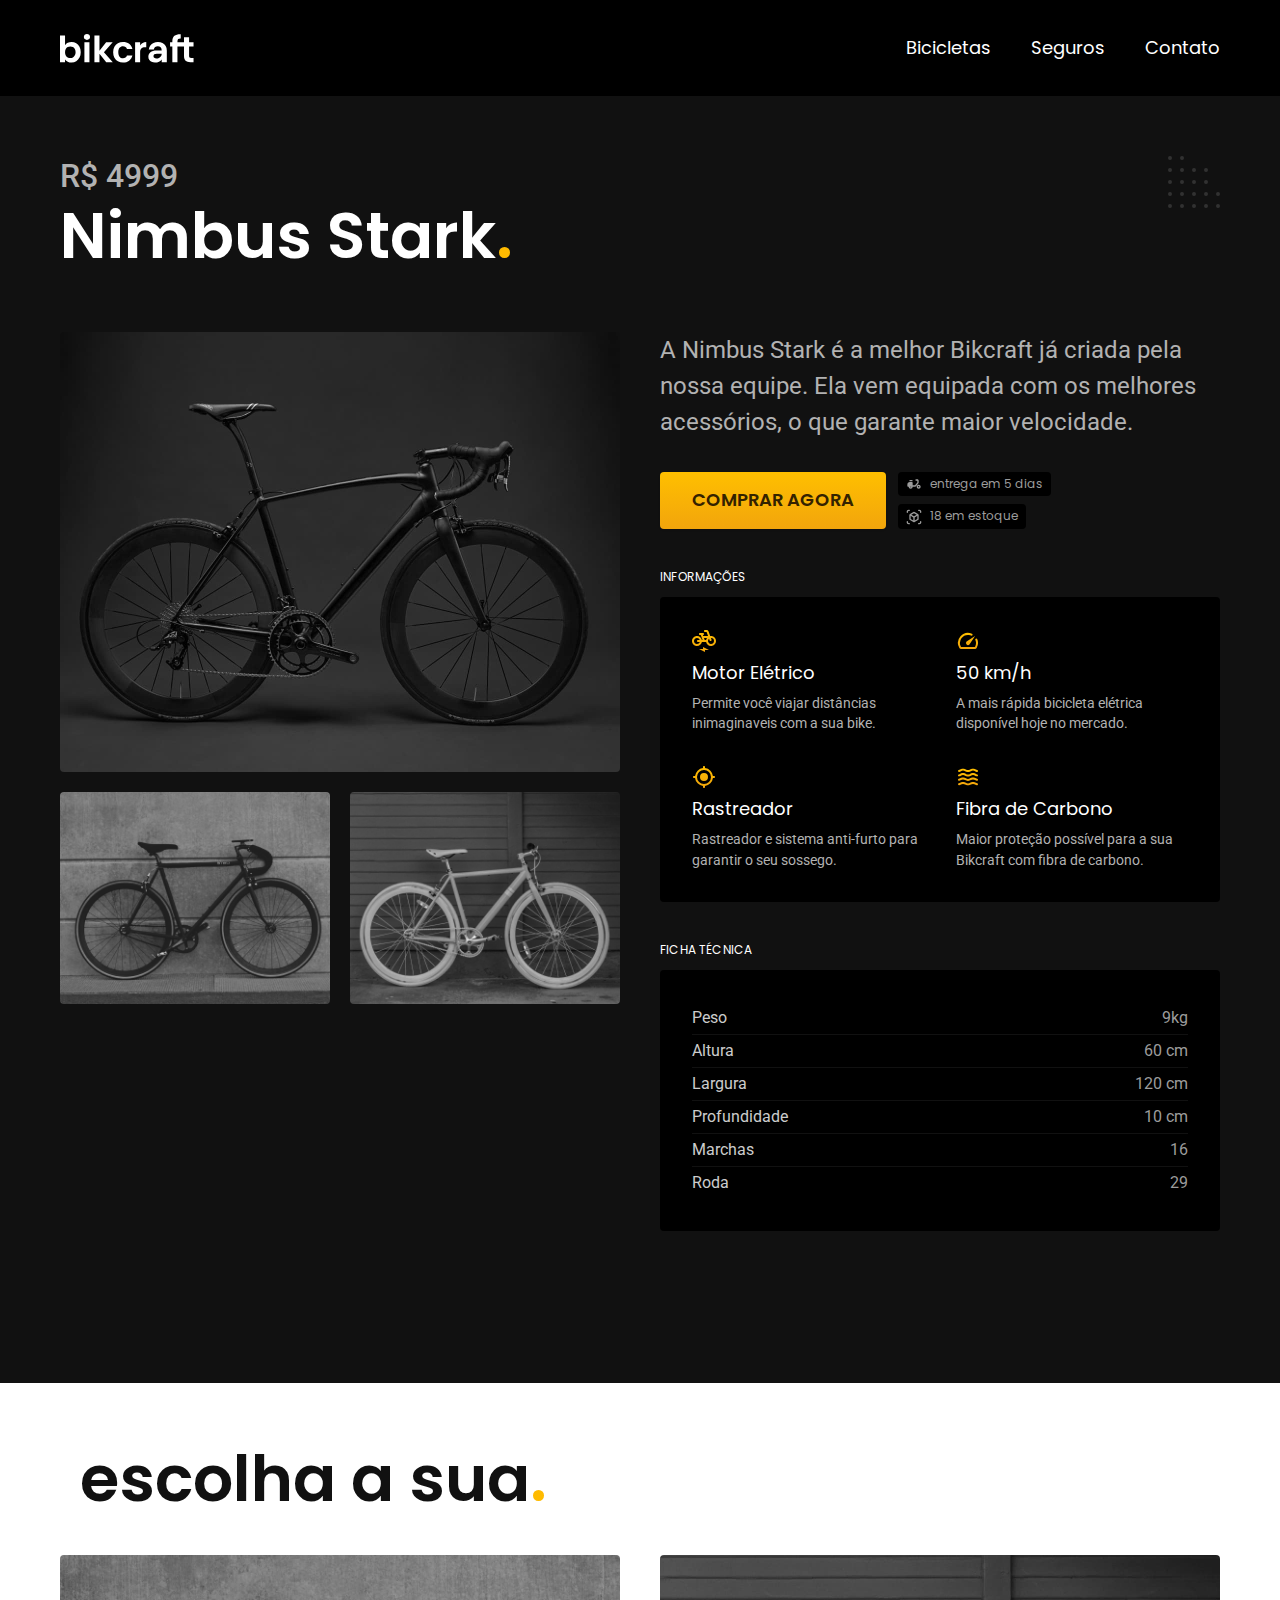
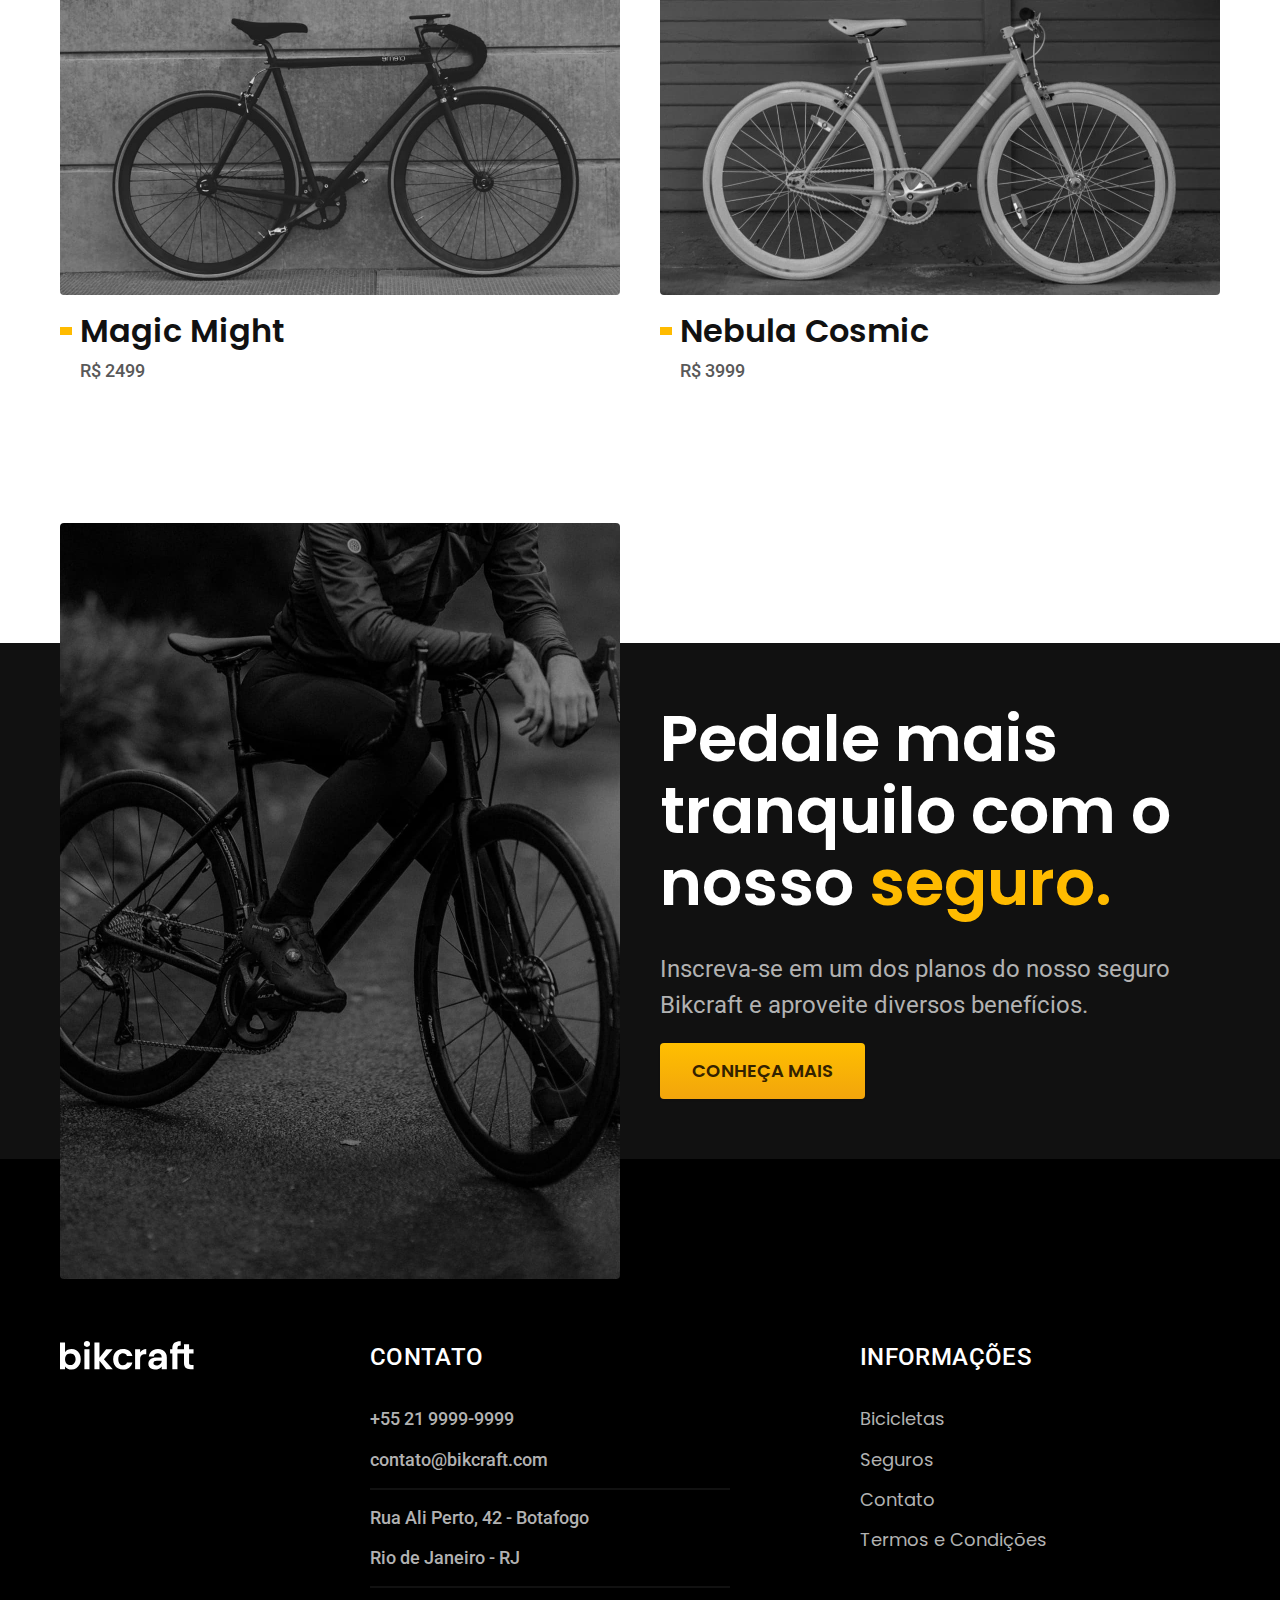
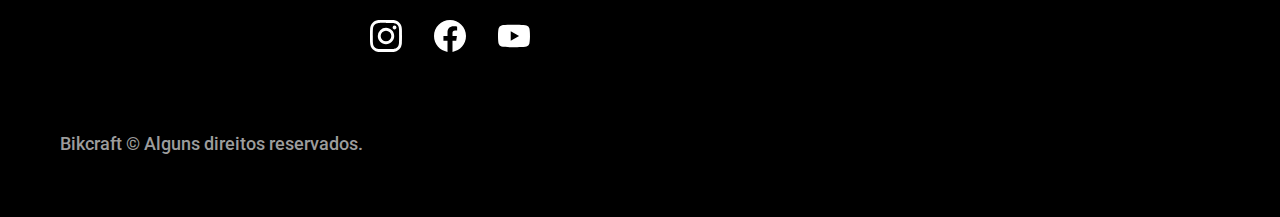
<file: bicicletas/nimbus.html>
<!DOCTYPE html>
<html lang="pt-br">

<head>
  <meta charset="UTF-8">
  <meta name="viewport" content="width=device-width, initial-scale=1.0">
  <title>Nimbus | Bikcraft - Bicicletas Elétricas</title>
  <meta name="description" content="Termos e Condições">

  <link rel="icon" href="../favicon.svg" type='image/svg+xml'>
  <link rel="stylesheet" href="../css/style.min.css">
  <link rel="preconnect" href="https://fonts.googleapis.com">
  <link rel="preconnect" href="https://fonts.gstatic.com" crossorigin>
  <link href="https://fonts.googleapis.com/css2?family=Poppins:wght@400;600&family=Roboto:wght@400;500&display=swap" rel="stylesheet">
  <link href="https://fonts.googleapis.com/css2?family=Merriweather:ital,wght@1,900&display=swap" rel="stylesheet">
  <script> document.documentElement.classList.add('js'); </script>

</head>


<body id="bicicleta">

  <header class="header-bg">
    <div class="header container">
      <a href="../"> <img src="../img/bikcraft.svg" alt="Bikcraft">
      </a>

      <nav aria-label="primaria">
        <ul class="header-menu cor-0 font-1-m">
          <li><a href="../bicicletas.html">Bicicletas</a></li>
          <li><a href="../seguros.html">Seguros</a></li>
          <li><a href="../contato.html">Contato</a></i>
        </ul>
      </nav>
    </div>

  </header>

  <main class="titulo-bg">
    <div>
      <div class="titulo container">
        <p class="font-2-xl cor-5">R$ 4999</p>
        <h1 class="font-1-xxl cor-0">Nimbus Stark<span class="cor-p1">.</span></h1>
      </div>
    </div>

    <div class="bicicleta container">
      <div class="bicicleta-imagens">
        <img src="../img/bicicleta/nimbus1.jpg" alt="Bicicleta 1">
        <img src="../img/bicicleta/nimbus2.jpg" alt="Bicicleta 2">
        <img src="../img/bicicleta/nimbus3.jpg" alt="Bicicleta 3">
      </div>
      <div class="bicicleta-conteudo">
        <p class="font-2-l cor-5">A Nimbus Stark é a melhor Bikcraft já criada pela nossa equipe. Ela vem equipada com os melhores acessórios, o que garante maior velocidade.</p>
        <div class="bicicleta-comprar">
          <a class="botao" href="../orcamento.html?tipo=bikcraft&produto=nimbus">comprar agora</a>
          <span class="font-1-xs cor-6"><img src="../img/icones/entrega.svg" alt="">entrega em 5 dias</span>
          <span class="font-1-xs cor-6"><img src="../img/icones/estoque.svg" alt="">18 em estoque</span>
        </div>

        <h2 class="font-1-xs cor-0">Informações</h2>
        <ul class="bicicleta-informacoes">
          <li>
            <img src="../img/icones/eletrica.svg" alt="">
            <h3 class="font-1-m cor-0">Motor Elétrico</h3>
            <p class="font-2-xs cor-5">Permite você viajar distâncias inimaginaveis com a sua bike.</p>
          </li>
          <li>
            <img src="../img/icones/velocidade.svg" alt="">
            <h3 class="font-1-m cor-0">50 km/h</h3>
            <p class="font-2-xs cor-5">A mais rápida bicicleta elétrica disponível hoje no mercado.</p>
          </li>
          <li>
            <img src="../img/icones/rastreador.svg" alt="">
            <h3 class="font-1-m cor-0">Rastreador</h3>
            <p class="font-2-xs cor-5">Rastreador e sistema anti-furto para garantir o seu sossego.</p>
          </li>
          <li>
            <img src="../img/icones/carbono.svg" alt="">
            <h3 class="font-1-m cor-0">Fibra de Carbono</h3>
            <p class="font-2-xs cor-5">Maior proteção possível para a sua Bikcraft com fibra de carbono.</p>
          </li>
        </ul>
        <h2 class="font-1-xs cor-0">Ficha Técnica</h2>
        <ul class="bicicleta-ficha font-2-s cor-4">
          <li>Peso <span>9kg</span></li>
          <li>Altura <span>60 cm</span> </li>
          <li>Largura <span>120 cm</span></li>
          <li>Profundidade <span>10 cm</span></li>
          <li>Marchas<span>16</span></li>
          <li>Roda<span>29</span></li>
        </ul>
      </div>

    </div>


  </main>

  <article class="bicicletas-lista container">
    <h2 class="container font-1-xxl">escolha a sua<span class="cor-p1">.</span></h2>
    <ul>
      <li>
        <a href="./magic.html">
          <img src="../img/bicicletas/magic.jpg" alt="Bicicleta Preta">
          <h3 class="font-1-xl">Magic Might</h3>
          <span class="font-2-m cor-8">R$ 2499</span>
        </a>
      </li>

      <li>
        <a href="./nebula.html">
          <img src="../img/bicicletas/nebula.jpg" alt="Bicicleta Branca">
          <h3 class="font-1-xl">Nebula Cosmic</h3>
          <span class="font-2-m cor-8">R$ 3999</span>
        </a>
      </li>
    </ul>
  </article>

  <!-- seguros -->
  <article class="seguro-bg">
    <div class="seguro container">
      <div class="seguro-imagem">
        <img src="../img/fotos/seguros.jpg" alt="Pessoa parada em cima de uma bicicleta">
      </div>
      <div class="seguro-conteudo">
        <h2 class="font-1-xxl cor-0">Pedale mais tranquilo com o nosso <span class="cor-p1">seguro.</span></h2>
        <p class="font-2-l cor-5">Inscreva-se em um dos planos do nosso seguro Bikcraft e aproveite diversos benefícios.</p>
        <a class="botao" href="../seguros.html">conheça mais</a>
      </div>
    </div>
  </article>


  <footer class="footer-bg">
    <div class="cor-0 footer container">
      <img src="../img/bikcraft.svg" alt="Bikcraft">
      <div class="footer-contato">
        <h3 class="font-2-l-b cor-0">Contato</h3>
        <ul class="font-2-m cor-5">
          <li><a href="tel:+552199999999">+55 21 9999-9999</a></li>
          <li><a href="mailto:contato@bikcraft.com">contato@bikcraft.com</a></li>
          <li>Rua Ali Perto, 42 - Botafogo</li>
          <li>Rio de Janeiro - RJ</li>
        </ul>
        <div class="footer-redes">
          <a href=""> <img src="../img/redes/instagram.svg" alt="Instagram"></a>
          <a href=""> <img src="../img/redes/facebook.svg" alt="Facebook"></a>
          <a href=""> <img src="../img/redes/youtube.svg" alt="Youtube"></a>
        </div>
      </div>
      <div class="footer-informacoes">
        <h3 class=" font-2-l-b cor-0">Informações</h3>
        <nav>
          <ul class="font-1-m cor-5">
            <li><a href="../bicicletas.html">Bicicletas</a></li>
            <li><a href="../seguros.html">Seguros</a></li>
            <li><a href="../contato.html">Contato</a></i>
            <li><a href="../termos.html">Termos e Condições</a></i>
          </ul>
        </nav>
      </div>
      <p class="footer-copy font-2-m cor-6">Bikcraft © Alguns direitos reservados.</p>
    </div>
  </footer>

  <script src="../js/script.js"></script>
</body>

</html>
</file>
<file: css/style.min.css>
body{margin:0;font-family:Arial,Helvetica,sans-serif;color:#111}blockquote,dd,h1,h2,h3,h4,p,ul{margin:0}ul{padding:0;list-style-type:none}a{text-decoration:none;color:inherit}img{max-width:100%;height:auto;display:block}img[src$=".jpg"]{border-radius:4px}.header-bg{background-color:var(--cor-12)}.header{display:flex;flex-wrap:wrap;gap:20px;justify-content:space-between;align-items:center;padding-top:20px;padding-bottom:20px}.header-menu{display:flex;flex-wrap:wrap;gap:40px}.header-menu a{display:inline-block;padding:16px 0;position:relative}.header-menu a:after{content:"";display:block;background-color:var(--cor-0);height:2px;width:0;margin-top:4px;transition:.3s;position:absolute}.header-menu a.ativo::after,.header-menu a:hover::after{width:100%}@media (max-width:800px){.header-menu{gap:20px}.header-menu a{background-color:var(--cor-11);padding:12px 16px;border-radius:4px}.header-menu a:hover{background-color:var(--cor-10)}.header-menu a:after{display:none}}@media (max-width:600px){.header-menu{gap:12px}.header-menu a{padding:8px 12px;font-size:14px}}.footer-bg{background-color:var(--cor-12)}.footer{display:grid;grid-template-columns:3fr 5fr 4fr;gap:40px;padding-top:60px;padding-bottom:60px}.footer h3{margin-bottom:32px}.footer-contato ul{margin-bottom:32px}.footer-contato li:nth-child(2n):after{content:"";display:block;max-width:360px;height:2px;background-color:var(--cor-11);margin-top:16px}.footer li{margin-bottom:16px}.footer a:hover{color:var(--cor-0)}.footer-redes{display:flex;gap:32px}.footer-copy{grid-column:1/-1;margin-top:40px}@media (max-width:800px){.footer>img{display:none}.footer{grid-template-columns:1fr 1fr}}@media (max-width:600px){.footer{grid-template-columns:1fr;gap:60px}.footer-copy{margin-top:0}}.font-1-xs{font:400 0.75rem/1.35 Poppins,sans-serif}.font-2-xs{font:400 0.875rem/1.43 Roboto,sans-serif}.font-1-s{font:400 1rem/1.5 Poppins,sans-serif}.font-2-s{font:400 1rem/1.5 Roboto,sans-serif}.font-1-m,.font-1-m-b{font:400 1.125rem/1.35 Poppins,sans-serif}.font-1-m-b{font-weight:600}.font-2-m{font:500 1.125rem/1.35 Roboto,sans-serif}.font-1-l{font:400 1.5rem/1.5 Poppins,sans-serif}.font-2-l,.font-2-l-b{font:400 1.5rem/1.5 Roboto,sans-serif}.font-2-l-b{font-weight:500;letter-spacing:.015em;text-transform:uppercase}.font-1-xl{font:600 2rem/1.25 Poppins,sans-serif}.font-2-xl{font:500 2rem/1.25 Roboto,sans-serif}.font-1-xxl{font:600 4rem/1.125 Poppins,sans-serif}@media (max-width:1200px){.font-1-xxl{font-size:3rem}.font-2-l,.font-2-l-b{font-size:1.125rem}}@media (max-width:800px){.font-1-xxl{font-size:2rem}.font-1-xl,.font-2-xl{font-size:1.5rem}}:root{--cor-0:#ffffff;--cor-1:#f7f7f7;--cor-2:#ededed;--cor-3:#dedede;--cor-4:#cccccc;--cor-5:#b2b2b2;--cor-6:#9c9c9c;--cor-7:#717171;--cor-8:#595959;--cor-9:#404040;--cor-10:#2e2e2e;--cor-11:#111111;--cor-12:#000000;--cor-p1:#ffbb00;--cor-p2:#e4a30b;--cor-p3:#a66f00;--cor-p4:#664400;--cor-p5:#332200}.cor-0{color:var(--cor-0)}.cor-1{color:var(--cor-1)}.cor-2{color:var(--cor-2)}.cor-3{color:var(--cor-3)}.cor-4{color:var(--cor-4)}.cor-5{color:var(--cor-5)}.cor-6{color:var(--cor-6)}.cor-7{color:var(--cor-7)}.cor-8{color:var(--cor-8)}.cor-9{color:var(--cor-9)}.cor-10{color:var(--cor-10)}.cor-11{color:var(--cor-11)}.cor-12{color:var(--cor-12)}.cor-p1{color:var(--cor-p1)}.cor-p2{color:var(--cor-p2)}.cor-p3{color:var(--cor-p3)}.cor-p4{color:var(--cor-p4)}.cor-p5{color:var(--cor-p5)}.form{display:grid;grid-template-columns:1fr 1fr;gap:20px}.form label{display:block;font:400 1rem/1.5 Poppins,sans-seriff;margin-bottom:4px}.form .col-2{grid-column:span 2}.form input[type=email],.form input[type=text],.form textarea{font:400 1rem/1.5 Roboto,sans-seriff;background:var(--cor-1);border:1px solid var(--cor-2);border-radius:4px;padding:12px;width:100%;box-sizing:border-box}.form input[type=email]:focus,.form input[type=text]:focus,.form textarea:focus{outline:0;border-color:var(--cor-p1);background-color:var(--cor-0);box-shadow:0 0 0 2px #fea}@media (max-width:600px){.form{grid-template-columns:1fr}.form .col-2{grid-column:1}}.js .fadeInDown{transform:translate3d(0,-20px,0)}.js .fadeInUp{transform:translate3d(0,20px,0)}.js .fadeInRight{transform:translate3d(20px,0,0)}.js .fadeInLeft{transform:translate3d(-20px,0,0)}.js [data-anime]{opacity:0}.js .anime{opacity:1;transform:none;transition:transform .8s,opacity .8s}.container{box-sizing:border-box;max-width:1200px;padding-left:20px;padding-right:20px;margin-left:auto;margin-right:auto}.botao{display:inline-block;padding:16px 32px;background:linear-gradient(#ffbf00,#f2a50c);border-radius:4px;box-shadow:0 1px 2px rgba(0,0,0,.1);text-transform:uppercase;color:var(--cor-p5);font:600 1.125rem/1.35 Poppins,sans-serif;max-width:max-content;border:none;cursor:pointer}.botao:hover{background:linear-gradient(#ffb60d,#e59317)}.botao.secundario{background:var(--cor-10);color:var(--cor-2)}.botao.secundario:hover{background:var(--cor-9)}.botao.seta{display:flex;align-items:center}.botao.seta::after{content:"";display:inline-block;width:18px;height:10px;margin-left:12px;background:url(../img/icones/seta.svg);transition:transform .2s}.botao.seta:hover::after{transform:translateX(4px)}@media (max-width:600px){.botao{padding:12px 16px;font-size:1rem}}.link{display:inline-block;color:var(--cor-p1);font:500 1.5rem/1.5 Poppins,sans-serif;text-transform:uppercase}.link:after{content:"";display:block;width:100%;height:4px;background-color:currentColor}.link:hover{color:var(--cor-0)}.titulo-bg{background-color:var(--cor-11);padding-top:60px;padding-bottom:60px}.titulo{background:url(../img/dec/top-right.svg) no-repeat top right 20px}.titulo p{margin-bottom:4px}@media (max-width:800px){.titulo-bg{padding-top:40px;padding-bottom:40px}.titulo p{font-size:1rem;text-transform:lowercase;font-weight:400}}.introducao-bg{background:var(--cor-12) url(../img/dec/bottom-left.svg) no-repeat bottom 160px left 20px;box-shadow:inset 0 -120px var(--cor-0)}.introducao{display:grid;grid-template-columns:1fr 1fr;gap:0 40px}.introducao-conteudo{align-self:end;padding-bottom:200px}.introducao img{width:100%;height:100%;object-fit:cover;border-radius:4px}.introducao h1{margin-bottom:32px}.introducao p{margin-bottom:20px}@media (max-width:800px){.introducao-bg{background-color:var(--cor-11);padding-top:40px;box-shadow:inset 0 -60px #fff}.introducao{grid-template-columns:1fr;gap:32px}.introducao-conteudo{padding-bottom:0}.introducao h1{margin-bottom:16px}.introducao img{height:300px;width:100%}}.tecnologia-bg{background-color:var(--cor-11);box-shadow:inset 0 80px var(--cor-0),inset 0 -80px var(--cor-0)}.tecnologia{display:grid;grid-template-columns:1fr 1fr;gap:40px}.tecnologia-imagem img{width:100%;height:100%;object-fit:cover;object-position:left;border-radius:4px}.tecnologia-conteudo{padding-top:160px;padding-bottom:160px}.tecnologia-conteudo>span{display:block;margin-bottom:20px}.tecnologia-conteudo h2{margin-bottom:32px}.tecnologia-conteudo>p{margin-bottom:20px}.tecnologia-conteudo a{margin-bottom:80px}.tecnologia-vantagens{display:flex;gap:40px}.tecnologia-vantagens h3{margin-bottom:8px;width:max-content}.tecnologia-vantagens img{width:24px;margin-bottom:8px}@media (max-width:800px){.tecnologia-bg{box-shadow:initial}.tecnologia{grid-template-columns:1fr}.tecnologia-conteudo{padding-top:60px;padding-bottom:60px}.tecnologia-conteudo a{margin-bottom:60px}.tecnologia-imagem{display:none}}@media (max-width:600px){.tecnologia-vantagens{flex-direction:column}}.parceiros{padding-top:60px;padding-bottom:120px}.parceiros h2{margin-bottom:60px}.parceiros ul{display:grid;grid-template-columns:repeat(4,1fr);padding:0 20px;max-width:1400px;margin:0 auto}.parceiros li{display:flex;padding:32px;border-left:2px solid var(--cor-2)}.parceiros li:first-child,.parceiros li:nth-child(5){border-left:none}.parceiros li:nth-child(n+5){border-top:2px solid var(--cor-2)}.parceiros img{margin:auto}@media (max-width:800px){.parceiros{padding-bottom:60px}.parceiros h2{margin-bottom:20px}.parceiros ul{grid-template-columns:1fr 1fr}.parceiros li:nth-child(odd){border-left:none}.parceiros li:nth-child(n+3){border-top:2px solid var(--cor-2)}.parceiros li{display:flex;padding:20px}}.depoimento{display:grid;grid-template-columns:1fr 1fr;background:var(--cor-p1);overflow:hidden}.depoimento img{border-radius:0;width:100%;height:100%;object-fit:cover}.depoimento-conteudo{padding:40px 40px 80px 80px;align-self:end;background:url(../img/dec/bottom-right-p.svg) no-repeat bottom 40px right 40px}.depoimento-conteudo p{max-width:32ch;font-family:Merriweather;font-style:italic;font-weight:900;margin-bottom:32px;position:relative}.depoimento-conteudo p::after,.depoimento-conteudo p::before{font-size:5rem;color:var(--cor-p2);position:absolute}.depoimento-conteudo p::before{content:"“";left:-50px;top:-20px}.depoimento-conteudo p::after{content:"”";right:-35px}@media (min-width:1200px){.depoimento img{max-height:520px}}@media (max-width:800px){.depoimento{grid-template-columns:1fr;text-align:center}.depoimento-conteudo{padding:40px 20px;justify-self:center}.depoimento img{max-height:200px}}.bicicletas-lista{padding-top:60px;padding-bottom:120px}.bicicletas-lista h2{margin-bottom:40px}.bicicletas-lista ul{display:flex;gap:40px;padding:0 20px 20px 20px;max-width:1400px;margin-left:auto;margin-right:auto;overflow-x:auto}#bicicleta .bicicletas-lista ul{padding:0 0 20px 0}.bicicletas-lista li{min-width:280px}.bicicletas-lista img{margin-bottom:16px}.bicicletas-lista a{display:block}.bicicletas-lista h3{margin-bottom:8px;display:flex;align-items:center}.bicicletas-lista h3::before{content:"";display:inline-block;height:8px;width:12px;background-color:var(--cor-p1);margin-right:8px;transition:width .2s}.bicicletas-lista a:hover h3:before{width:24px}.bicicletas-lista li span{padding-left:20px}@media (max-width:800px){.bicicletas-lista{padding-bottom:60px}.bicicletas-lista ul{gap:20px}}.bicicletas-bg{background-image:linear-gradient(to right,var(--cor-0) 30%,var(--cor-11) 0)}.bicicletas{display:grid;grid-template-columns:1fr 1fr;gap:40px;padding-top:60px;padding-bottom:60px;background:url(../img/dec/top-right.svg) no-repeat top 40px right 20px}.bicicletas-imagem{display:grid}.bicicletas-imagem img{grid-area:1/1}.bicicletas-imagem span{grid-area:1/1;place-self:start end;margin-top:20px;background-color:var(--cor-12);padding:8px 16px 8px 8px;display:inline-block;border-radius:4px 0 0 4px}.bicicletas h2{margin-bottom:20px}.bicicletas h2::before{content:"";display:block;height:8px;width:12px;margin-bottom:8px;background-color:var(--cor-p1)}.bicicletas-conteudo{display:grid;grid-template-columns:1fr auto;align-content:start}.bicicletas-conteudo h2,.bicicletas-conteudo p{grid-column:1/-1}.bicicletas p{margin-bottom:32px}.bicicletas a{place-self:end}.bicicletas li{display:flex;align-items:center}.bicicletas ul{display:grid;gap:16px}.bicicletas-conteudo img{width:24px;margin-right:8px}@media (max-width:800px){.bicicletas{grid-template-columns:1fr;gap:20px;padding-top:40px;padding-bottom:40px}.bicicletas-bg{background:var(--cor-11)}}@media (max-width:600px){.bicicletas-conteudo{grid-template-columns:1fr}.bicicletas ul{font-size:1rem;margin-bottom:32px;grid-template-columns:1fr 1fr}.bicicletas a{place-self:start}}.seguros-bg{background-color:var(--cor-11)}.seguros{padding-top:60px;padding-bottom:60px;display:grid;grid-template-columns:1fr 1fr;gap:40px;align-items:center}#seguros .seguros{padding-top:0}.seguros h2{grid-column:1/-1}.seguros-item{background-color:var(--cor-12);padding:32px 32px 32px 60px;display:grid;grid-template-columns:1fr auto;border-radius:4px}.seguros-item h3{margin-bottom:40px}.seguros-item span{grid-column:2;display:block;text-align:right}.seguros-item ul{grid-column:1/-1;margin-bottom:32px}.seguros-item li+li{margin-top:20px}.seguros-item li{display:flex;align-items:center;position:relative}.seguros-item li::before{content:" ";display:inline-block;width:13px;height:9px;background-image:url(../img/icones/lista.svg);position:absolute;left:-21px}.seguros-item a{grid-column:1/-1}@media (max-width:800px){.seguros{grid-template-columns:1fr}}.perguntas{padding-top:120px;padding-bottom:120px}.perguntas h2{margin-bottom:60px}.perguntas dl>div{padding:20px;border-radius:4px}.perguntas dl>div:nth-child(odd){background-color:var(--cor-1)}.perguntas button{display:grid;grid-template-columns:auto 1fr auto;align-items:center;gap:8px;cursor:pointer;border:none;background:0 0;width:100%;text-align:left}.perguntas button::before{content:"";display:inline-block;width:12px;height:8px;background-color:var(--cor-p1)}.perguntas button::after{content:"";display:inline-block;width:14px;height:6px;background:url(../img/icones/seta-abrir.svg);transition:.3s}.perguntas button:hover::after,.perguntas button[aria-expanded=true]::after{transform:rotate(180deg)}.js .perguntas dd{display:none}.js .perguntas dd.ativa{display:block}.perguntas dd{padding-left:20px;padding-top:16px;max-width:80ch}@media (max-width:800px){.perguntas{padding-top:60px;padding-bottom:60px}.perguntas h2{margin-bottom:40px}}.vantagens-bg{background-color:var(--cor-12)}.vantagens{padding-top:120px;padding-bottom:120px}.vantagens h2{margin-bottom:60px}.vantagens ul{display:grid;grid-template-columns:repeat(auto-fit,minmax(280px,max-content));gap:40px 80px}.vantagens h3,.vantagens img{margin-bottom:8px}@media (max-width:800px){.vantagens ul{gap:20px}.vantagens{padding-top:60px;padding-bottom:60px}.vantagens h2{margin-bottom:40px}}.termos{padding-top:80px;padding-bottom:80px}.termos h2{font-weight:600;margin-bottom:20px}.termos p{margin-bottom:24px;max-width:75ch}.termos p+h2{margin-top:40px}.bicicleta{display:grid;grid-template-columns:1fr 1fr;align-items:start;gap:40px;padding-top:60px;padding-bottom:60px}#bicicleta .titulo p{text-transform:uppercase}.bicicleta-imagens{display:flex;flex-wrap:wrap;gap:20px}.bicicleta-imagens img{flex:1;min-width:200px}.bicicleta-imagens img:first-child{min-width:100%}.bicicleta-conteudo{margin-bottom:32px}.bicicleta-conteudo>p{margin-bottom:32px}.bicicleta-comprar{display:grid;grid-template-columns:max-content auto;align-items:center;justify-items:start;gap:8px 12px;margin-bottom:40px}.bicicleta-comprar a{grid-row:span 2}.bicicleta-comprar span{display:flex;align-items:center;background-color:var(--cor-12);padding:4px 8px;border-radius:4px;gap:8px}.bicicleta-conteudo h2{text-transform:uppercase;letter-spacing:.015em;margin-bottom:12px}.bicicleta-ficha,.bicicleta-informacoes{padding:32px;background-color:var(--cor-12);border-radius:4px}.bicicleta-informacoes{margin-bottom:40px;display:grid;grid-template-columns:1fr 1fr;gap:32px}.bicicleta-informacoes img{width:24px;margin-bottom:8px}.bicicleta-informacoes h3{margin-bottom:8px}.bicicleta-ficha li{padding:4px 0;display:flex;justify-content:space-between;border-bottom:1px solid var(--cor-11)}.bicicleta-ficha li:last-child{border-bottom:none}.bicicleta-ficha span{color:var(--cor-6)}@media (max-width:800px){.bicicleta{grid-template-columns:1fr;padding-top:40px;padding-bottom:40px}.bicicleta-imagens{grid-row:2}}@media (max-width:400px){.bicicleta-informacoes{grid-template-columns:1fr}.bicicleta-comprar{grid-template-columns:1fr}}.seguro-bg{background-color:var(--cor-11);box-shadow:inset 0 120px var(--cor-0),inset 0 -120px var(--cor-12)}.seguro{display:grid;grid-template-columns:1fr 1fr;gap:40px}.seguro-imagem img{width:100%;height:100%;object-fit:cover}.seguro-conteudo{padding-top:180px;padding-bottom:180px}.seguro h2{margin-bottom:32px}.seguro p{margin-bottom:20px}@media (max-width:800px){.seguro-bg{box-shadow:inset 0 -60px var(--cor-12)}.seguro{grid-template-columns:1fr}.seguro-conteudo{grid-row:1;padding-top:40px;padding-bottom:0}}#contato{background:linear-gradient(var(--cor-11) 600px,var(--cor-1) 0)}.contato{display:grid;grid-template-columns:5fr 7fr}.contato-dados,.contato-formulario{padding:60px;box-shadow:0 1px 2px rgba(0,0,0,.1)}.contato-dados{border-radius:5px 0 0 5px;background:var(--cor-12) url(../img/dec/bottom-left.svg) no-repeat bottom 20px left 20px}.contato-formulario{border-radius:0 5px 5px 0;background:var(--cor-0) url(../img/dec/bottom-right.svg) no-repeat bottom 20px right 20px}.contato-dados h2{margin-bottom:60px}.contato-endereço{margin-bottom:32px;background:url(../img/icones/local.svg) 0 2px;background-repeat:no-repeat;padding-left:28px}.contato-endereço p{margin-bottom:8px}.contato-meios a{display:block;margin-bottom:8px;max-width:max-content;padding-left:28px}.contato-meios a:first-child{background:url(../img/icones/email.svg) 0 2px;background-repeat:no-repeat}.contato-meios a:hover{color:var(--cor-0)}.contato-meios a:nth-child(2){margin-bottom:32px}.contato-meios a:nth-child(3){background:url(../img/icones/telefone.svg) 0 2px;background-repeat:no-repeat;margin-bottom:60px}.contato-redes{display:flex;padding-left:28px;gap:32px}@media (max-width:800px){.contato{grid-template-columns:1fr}.contato-dados,.contato-formulario{padding:20px}.contato-dados{border-radius:5px 5px 0 0;background:var(--cor-12)}.contato-formulario{border-radius:0 0 5px 5px}.contato-dados h2,.contato-meios a:nth-child(3){margin-bottom:32px}.contato-redes{margin-bottom:12px}}.lojas{display:grid;grid-template-columns:1fr 1fr;padding-top:120px;padding-bottom:120px;gap:0 40px}.lojas h2{grid-column:1/-1;margin-bottom:60px}.lojas img{border-radius:4px 4px 0 0}.lojas-item{border-radius:4px;background-color:var(--cor-0);box-shadow:0 1px 2px rgba(0,0,0,.1)}.lojas-conteudo{display:grid;grid-template-columns:1fr 1fr;gap:32px 16px;padding:32px}.lojas-conteudo h3,.lojas-tempo{grid-column:1/-1}.lojas-dados{display:grid;gap:8px;border-left:2px solid var(--cor-2);padding-left:12px}.lojas-tempo{display:flex;align-items:center;gap:8px}@media (max-width:800px){.lojas{gap:20px;padding-top:60px;padding-bottom:60px}.lojas h2{margin-bottom:32px}.lojas-conteudo{grid-template-columns:1fr}}@media (max-width:600px){.lojas{grid-template-columns:1fr}}#orcamento{background:linear-gradient(var(--cor-11) 600px,var(--cor-1) 0)}.orcamento{display:grid;grid-template-columns:5fr 7fr;padding-bottom:120px}.orcamento h2{text-transform:uppercase;position:relative;display:flex;align-items:center}.orcamento h2::before{content:"";display:inline-block;width:4px;height:8px;background-color:var(--cor-p1);position:absolute;left:-12px}.orcamento-dados,.orcamento-produto{padding:60px;box-shadow:0 1px 2px rgba(0,0,0,.1)}.orcamento-produto{border-radius:5px 0 0 5px;background:var(--cor-12) url(../img/dec/bottom-left.svg) no-repeat bottom 20px left 20px;display:grid;grid-template-columns:1fr 1fr;align-content:start;gap:20px}.orcamento-produto>*{grid-column:1/-1}.orcamento-produto>label{grid-column:initial}.orcamento-produto label{font:400 1rem/1.5 Poppins,sans-seriff;color:var(--cor-4);background-color:var(--cor-10);padding:12px 16px;border-radius:4px;cursor:pointer;display:grid;grid-template-columns:auto 1fr auto;align-items:center;border:1px solid var(--cor-10)}.orcamento-produto input:checked+label{background-color:var(--cor-0);color:var(--cor-11)}.orcamento-produto label::before{content:"";display:inline-block;box-sizing:border-box;width:12px;height:12px;border:1px solid var(--cor-6);border-radius:50%;margin-right:8px}.orcamento-produto input:checked+label::before{border-color:var(--cor-7);box-shadow:inset 0 0 0 3px var(--cor-0),inset 0 0 0 6px var(--cor-7)}.orcamento-produto label:hover{background-color:var(--cor-9);border-color:var(--cor-9)}.orcamento-produto input:focus+label{box-shadow:0 0 0 2px var(--cor-p1);border-color:var(--cor-12)}.orcamento-produto label span{display:none}.orcamento-produto input:checked+label span{display:inline}.orcamento-produto input{opacity:0;position:absolute;pointer-events:none}.orcamento-dados{border-radius:0 5px 5px 0;background:var(--cor-0) url(../img/dec/bottom-right.svg) no-repeat bottom 20px right 20px}#bikcraft:checked~#orcamento-bikcraft,#seguro:checked~#orcamento-seguro{display:grid;gap:20px}.orcamento-conteudo{display:none}.orcamento-conteudo h2,.orcamento-dados h2:nth-of-type(n+2){margin-top:20px}.orcamento-detalhes{background-color:var(--cor-0);padding:20px;display:none;grid-template-columns:1fr 1fr;border-radius:4px;align-items:center}.orcamento-detalhes li{display:flex;align-items:center;margin-bottom:8px}.orcamento-detalhes li img{width:16px;margin-right:8px}.orcamento-produto input:checked+label+.orcamento-detalhes{display:grid}@media (max-width:1200px){.orcamento-dados,.orcamento-produto{padding:32px}}@media (max-width:800px){.orcamento{grid-template-columns:1fr}.orcamento-produto{border-radius:5px 5px 0 0;background:var(--cor-12)}.orcamento-dados{border-radius:0 0 5px 5px}}@media (max-width:400px){.orcamento-produto{grid-template-columns:1fr}}
</file>
